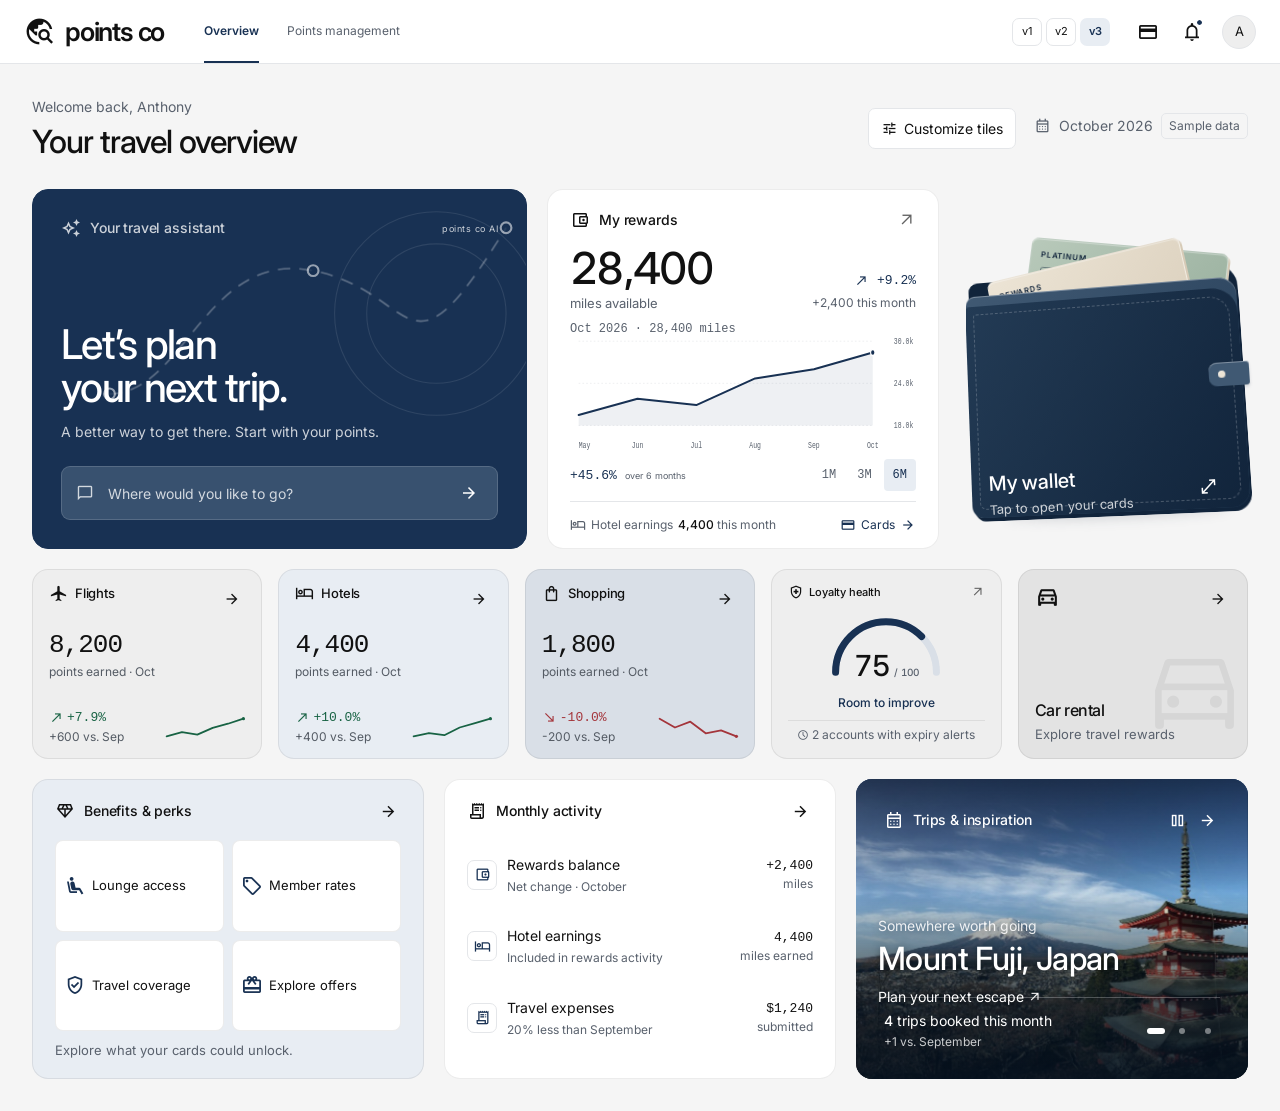
<file: index.html>
<!DOCTYPE html>
<html lang="en">
<head>
  <meta charset="UTF-8"><meta name="viewport" content="width=device-width, initial-scale=1">
  <meta name="theme-color" content="#183153">
  <meta name="description" content="Your points co travel dashboard. Monitor rewards performance, loyalty health, and travel activity in one place.">
  <title>points co — Dashboard v3</title>
  <link rel="preconnect" href="https://fonts.googleapis.com"><link rel="preconnect" href="https://fonts.gstatic.com" crossorigin>
  <link href="https://fonts.googleapis.com/css2?family=Inter:wght@400;500;600;700&family=Material+Symbols+Outlined:wght@400&display=swap" rel="stylesheet">
  <link rel="stylesheet" href="dashboard-v3.css"><script src="dashboard-sample-data.js" defer></script><script src="dashboard-v3.js" defer></script><script src="dashboard-v3-tiles.js" defer></script>
</head>
<body data-page="dashboard">
<a class="skip-link" href="#main">Skip to dashboard</a>
<header class="appbar">
  <a class="brand" href="index.html" aria-label="points co home"><span class="material-symbols-outlined" aria-hidden="true">travel_explore</span>points co</a>
  <nav class="primary-nav" aria-label="Main navigation"><a href="index.html" aria-current="page">Overview</a><a href="points-management.html">Points management</a></nav>
  <div class="appbar-actions"><nav class="version-nav" aria-label="Dashboard versions"><a href="v1dashboard/index.html" aria-label="View version 1">v1</a><a href="v2dashboard/index.html" aria-label="View archived version 2">v2</a><span aria-label="Current version 3">v3</span></nav><button class="icon-button" data-panel="cards" aria-label="Your cards"><span class="material-symbols-outlined" aria-hidden="true">credit_card</span></button><button class="icon-button" data-panel="alerts" aria-label="Notifications: two sample expiry alerts"><span class="material-symbols-outlined" aria-hidden="true">notifications</span><i class="notification-dot"></i></button><button class="avatar" data-panel="profile" aria-label="Anthony’s profile">A</button></div>
</header>
<main id="main" class="dashboard-main">
  <div class="page-heading"><div><p>Welcome back, Anthony</p><h1>Your travel overview</h1></div><div class="overview-actions"><button type="button" class="customize-tiles-button" id="customize-tiles" aria-pressed="false" aria-controls="tile-editor"><span class="material-symbols-outlined" aria-hidden="true">tune</span><span>Customize tiles</span></button><p class="reporting-period"><span class="material-symbols-outlined" aria-hidden="true">calendar_month</span> October 2026 <span class="sample-label">Sample data</span></p></div></div>
  <div class="board-frame"><div class="dashboard-board is-spacious" id="dashboard-board">
    <section class="panel assistant-panel" aria-labelledby="assistant-title">
      <div class="panel-heading"><span class="panel-label"><span class="material-symbols-outlined" aria-hidden="true">auto_awesome</span> Your travel assistant</span><span class="assistant-mark">points co AI</span></div>
      <svg class="assistant-route" viewBox="0 0 460 240" aria-hidden="true"><circle class="route-orbit" cx="340" cy="115" r="95"/><circle class="route-orbit" cx="340" cy="115" r="65"/><path class="route-line" d="M35 190 C105 190 125 55 225 75 S310 190 405 35" pathLength="1"/><circle class="route-stop" cx="35" cy="190" r="5"/><circle class="route-stop" cx="225" cy="75" r="5"/><circle class="route-stop" cx="405" cy="35" r="5"/></svg>
      <div class="assistant-copy"><h2 id="assistant-title">Let’s plan<br>your next trip.</h2><p>A better way to get there. Start with your points.</p></div>
      <form class="assistant-form" id="assistant-form"><label class="sr-only" for="travel-prompt">Ask about your travel</label><span class="material-symbols-outlined" aria-hidden="true">chat_bubble</span><input id="travel-prompt" name="prompt" placeholder="Where would you like to go?" autocomplete="off"><button type="submit" aria-label="Start a conversation"><span class="material-symbols-outlined" aria-hidden="true">arrow_forward</span></button></form>
    </section>

    <section class="panel rewards-panel" aria-labelledby="rewards-title">
      <a class="rewards-main" href="points-management.html" aria-label="Open points management and rewards performance">
        <div class="panel-heading"><h2 id="rewards-title" class="panel-label"><span class="material-symbols-outlined" aria-hidden="true">account_balance_wallet</span> My rewards</h2><span class="material-symbols-outlined small-arrow" aria-hidden="true">arrow_outward</span></div>
        <div class="rewards-quote"><strong>28,400<span>miles available</span></strong><div class="quote-change"><span class="material-symbols-outlined" aria-hidden="true">north_east</span> +9.2%<small>+2,400 this month</small></div></div>
        <div class="market-chart" data-chart="rewards" data-range="6" aria-label="Rewards balance chart"></div>
      </a>
      <div class="chart-toolbar"><p class="chart-return" data-chart-return>+45.6% <span>over 6 months</span></p><div class="range-controls" role="group" aria-label="Rewards chart time range"><button data-range="1" aria-pressed="false">1M</button><button data-range="3" aria-pressed="false">3M</button><button data-range="6" aria-pressed="true">6M</button></div></div>
      <div class="rewards-footer"><span><span class="material-symbols-outlined" aria-hidden="true">hotel</span> Hotel earnings <strong>4,400 <small>this month</small></strong></span><a href="points-management.html#cards" class="text-link"><span class="material-symbols-outlined" aria-hidden="true">credit_card</span> Cards <span class="material-symbols-outlined" aria-hidden="true">arrow_forward</span></a></div>
    </section>

      <button type="button" class="panel wallet-tile" data-panel="cards" aria-haspopup="dialog" aria-expanded="false" aria-label="Open your wallet and view your cards">
        <span class="wallet-heading">My wallet</span><span class="material-symbols-outlined category-arrow" aria-hidden="true">open_in_full</span>
        <span class="wallet-scene" aria-hidden="true"><span class="wallet-object">
          <span class="wallet-back"></span>
          <span class="wallet-card wallet-card-back"><span>platinum</span><i></i></span>
          <span class="wallet-card wallet-card-front"><span>rewards</span><i></i></span>
          <span class="wallet-body"></span><span class="wallet-pocket"></span><span class="wallet-clasp"></span>
        </span></span>
        <span class="wallet-caption">Tap to open your cards</span>
      </button>

    <nav class="category-row" aria-label="Travel and rewards categories">
      <a class="panel category-tile category-analytics category-flights" data-panel="flights" aria-haspopup="dialog" href="optivoy-chat.html">
        <div class="category-metric-heading"><span class="material-symbols-outlined category-icon" aria-hidden="true">flight</span><h2>Flights</h2></div>
        <span class="material-symbols-outlined category-arrow" aria-hidden="true">arrow_forward</span>
        <div class="category-points"><strong>8,200</strong><span>points earned · Oct</span></div>
        <div class="category-performance trend-up">
          <span class="category-change"><span><span class="material-symbols-outlined" aria-hidden="true">north_east</span><span class="sr-only">Up </span>+7.9%</span><small>+600 vs. Sep</small></span>
          <svg class="category-sparkline" viewBox="0 0 100 30" role="img" aria-label="Sample monthly points earned, May to October 2026: May 6,100, June 6,600, July 6,300, August 7,100, September 7,600, October 8,200."><polyline points="2.0,26.0 21.2,20.8 40.4,23.9 59.6,15.5 78.8,10.3 98.0,4.0"/><circle cx="98" cy="4.0" r="2"/></svg>
        </div>
      </a>
      <a class="panel category-tile category-analytics category-hotels" data-panel="hotels" aria-haspopup="dialog" href="optivoy-chat.html">
        <div class="category-metric-heading"><span class="material-symbols-outlined category-icon" aria-hidden="true">hotel</span><h2>Hotels</h2></div>
        <span class="material-symbols-outlined category-arrow" aria-hidden="true">arrow_forward</span>
        <div class="category-points"><strong>4,400</strong><span>points earned · Oct</span></div>
        <div class="category-performance trend-up">
          <span class="category-change"><span><span class="material-symbols-outlined" aria-hidden="true">north_east</span><span class="sr-only">Up </span>+10.0%</span><small>+400 vs. Sep</small></span>
          <svg class="category-sparkline" viewBox="0 0 100 30" role="img" aria-label="Sample monthly points earned, May to October 2026: May 2,800, June 3,100, July 2,900, August 3,600, September 4,000, October 4,400."><polyline points="2.0,26.0 21.2,21.9 40.4,24.6 59.6,15.0 78.8,9.5 98.0,4.0"/><circle cx="98" cy="4.0" r="2"/></svg>
        </div>
      </a>
      <a class="panel category-tile category-analytics category-shopping" data-panel="shopping" aria-haspopup="dialog" href="points-co-explore.html?category=Shopping">
        <div class="category-metric-heading"><span class="material-symbols-outlined category-icon" aria-hidden="true">shopping_bag</span><h2>Shopping</h2></div>
        <span class="material-symbols-outlined category-arrow" aria-hidden="true">arrow_forward</span>
        <div class="category-points"><strong>1,800</strong><span>points earned · Oct</span></div>
        <div class="category-performance trend-down">
          <span class="category-change"><span><span class="material-symbols-outlined" aria-hidden="true">south_east</span><span class="sr-only">Down </span>-10.0%</span><small>-200 vs. Sep</small></span>
          <svg class="category-sparkline" viewBox="0 0 100 30" role="img" aria-label="Sample monthly points earned, May to October 2026: May 2,400, June 2,100, July 2,300, August 1,900, September 2,000, October 1,800."><polyline points="2.0,4.0 21.2,15.0 40.4,7.7 59.6,22.3 78.8,18.7 98.0,26.0"/><circle cx="98" cy="26.0" r="2"/></svg>
        </div>
      </a>
    <button class="panel health-panel category-tile" data-panel="health" aria-label="Loyalty health score 75 out of 100. View calculation.">
      <span class="panel-heading"><span class="panel-label"><span class="material-symbols-outlined" aria-hidden="true">health_and_safety</span> Loyalty health</span><span class="material-symbols-outlined small-arrow" aria-hidden="true">arrow_outward</span></span>
      <span class="health-gauge"><svg viewBox="0 0 180 108" aria-hidden="true"><path class="gauge-track" d="M18 90 A72 72 0 0 1 162 90"/><path class="gauge-progress" d="M18 90 A72 72 0 0 1 162 90" pathLength="100"/></svg><span class="health-score">75<small>/ 100</small></span></span>
      <span class="health-caption">Room to improve</span><span class="health-detail"><span class="material-symbols-outlined" aria-hidden="true">schedule</span> 2 accounts with expiry alerts</span><span class="health-footnote">Based on sample account expiry status <span class="material-symbols-outlined" aria-hidden="true">info</span></span>
    </button>
      <a class="panel category-tile category-car" data-panel="car" aria-haspopup="dialog" href="points-co-explore.html?category=Travel"><span class="material-symbols-outlined category-icon" aria-hidden="true">directions_car</span><div><h2>Car rental</h2><p>Explore travel rewards</p></div><span class="material-symbols-outlined category-arrow" aria-hidden="true">arrow_forward</span><span class="material-symbols-outlined category-decoration" aria-hidden="true">directions_car</span></a>
    </nav>

    <section class="panel benefits-panel" aria-labelledby="benefits-title"><div class="panel-heading"><h2 class="panel-label" id="benefits-title"><span class="material-symbols-outlined" aria-hidden="true">diamond</span> Benefits & perks</h2><button class="icon-button compact" data-panel="benefits" aria-label="View benefits and perks"><span class="material-symbols-outlined" aria-hidden="true">arrow_forward</span></button></div><div class="benefits-grid"><button data-panel="lounge"><span class="material-symbols-outlined" aria-hidden="true">airline_seat_recline_extra</span>Lounge access</button><button data-panel="rates"><span class="material-symbols-outlined" aria-hidden="true">sell</span>Member rates</button><button data-panel="coverage"><span class="material-symbols-outlined" aria-hidden="true">verified_user</span>Travel coverage</button><a href="points-co-explore.html"><span class="material-symbols-outlined" aria-hidden="true">redeem</span>Explore offers</a></div><p class="benefits-note">Explore what your cards could unlock.</p></section>

    <section class="panel activity-panel" aria-labelledby="activity-title"><div class="panel-heading"><h2 class="panel-label" id="activity-title"><span class="material-symbols-outlined" aria-hidden="true">receipt_long</span> Monthly activity</h2><a href="points-management.html#activity" class="icon-button compact" aria-label="View rewards activity"><span class="material-symbols-outlined" aria-hidden="true">arrow_forward</span></a></div><div class="activity-list"><a href="points-management.html" data-panel="rewards" aria-haspopup="dialog"><span class="activity-icon"><span class="material-symbols-outlined" aria-hidden="true">account_balance_wallet</span></span><span>Rewards balance<small>Net change · October</small></span><strong>+2,400<small>miles</small></strong></a><a href="points-management.html#activity" data-panel="hotels" aria-haspopup="dialog"><span class="activity-icon"><span class="material-symbols-outlined" aria-hidden="true">hotel</span></span><span>Hotel earnings<small>Included in rewards activity</small></span><strong>4,400<small>miles earned</small></strong></a><button data-panel="expenses"><span class="activity-icon"><span class="material-symbols-outlined" aria-hidden="true">receipt_long</span></span><span>Travel expenses<small>20% less than September</small></span><strong>$1,240<small>submitted</small></strong></button></div></section>

    <section class="panel trips-panel" aria-labelledby="trips-title" aria-roledescription="carousel">
      <a class="destination-link" href="optivoy-chat.html" data-prompt="Help me plan a trip to Mount Fuji, Japan.">
        <img class="destination-photo is-active" src="assets/destinations/japan.jpg" alt="" data-destination-photo="0">
        <img class="destination-photo" src="assets/destinations/italy.jpg" alt="" data-destination-photo="1">
        <img class="destination-photo" src="assets/destinations/california.jpg" alt="" data-destination-photo="2">
        <span class="destination-copy"><small>Somewhere worth going</small><strong data-destination-name>Mount Fuji, Japan</strong><span>Plan your next escape <span class="material-symbols-outlined" aria-hidden="true">arrow_outward</span></span></span>
      </a>
      <div class="panel-heading">
        <h2 class="panel-label" id="trips-title"><span class="material-symbols-outlined" aria-hidden="true">calendar_month</span> Trips & inspiration</h2>
        <div class="trip-actions">
          <button class="icon-button compact" data-slideshow-toggle aria-label="Pause destination slideshow" aria-pressed="false"><span class="material-symbols-outlined" aria-hidden="true">pause</span></button>
          <button class="icon-button compact" data-panel="bookings" aria-label="View bookings"><span class="material-symbols-outlined" aria-hidden="true">arrow_forward</span></button>
        </div>
      </div>
      <div class="panel-footer">
        <span><strong>4</strong> trips booked this month <small>+1 vs. September</small></span>
        <div class="destination-controls" role="group" aria-label="Choose a destination">
          <button type="button" data-destination="0" aria-label="Show Mount Fuji, Japan" aria-pressed="true"></button>
          <button type="button" data-destination="1" aria-label="Show Italy" aria-pressed="false"></button>
          <button type="button" data-destination="2" aria-label="Show California" aria-pressed="false"></button>
        </div>
      </div>
    </section>
  </div></div>
</main>
<dialog id="details-dialog" aria-labelledby="dialog-title"><div class="dialog-heading"><h2 id="dialog-title"></h2><button class="icon-button" id="close-dialog" aria-label="Close details"><span class="material-symbols-outlined" aria-hidden="true">close</span></button></div><div id="dialog-content"></div><form method="dialog"><button class="solid-button">Done</button></form></dialog>
<p class="sr-only" id="status" role="status"></p>
</body></html>
</file>
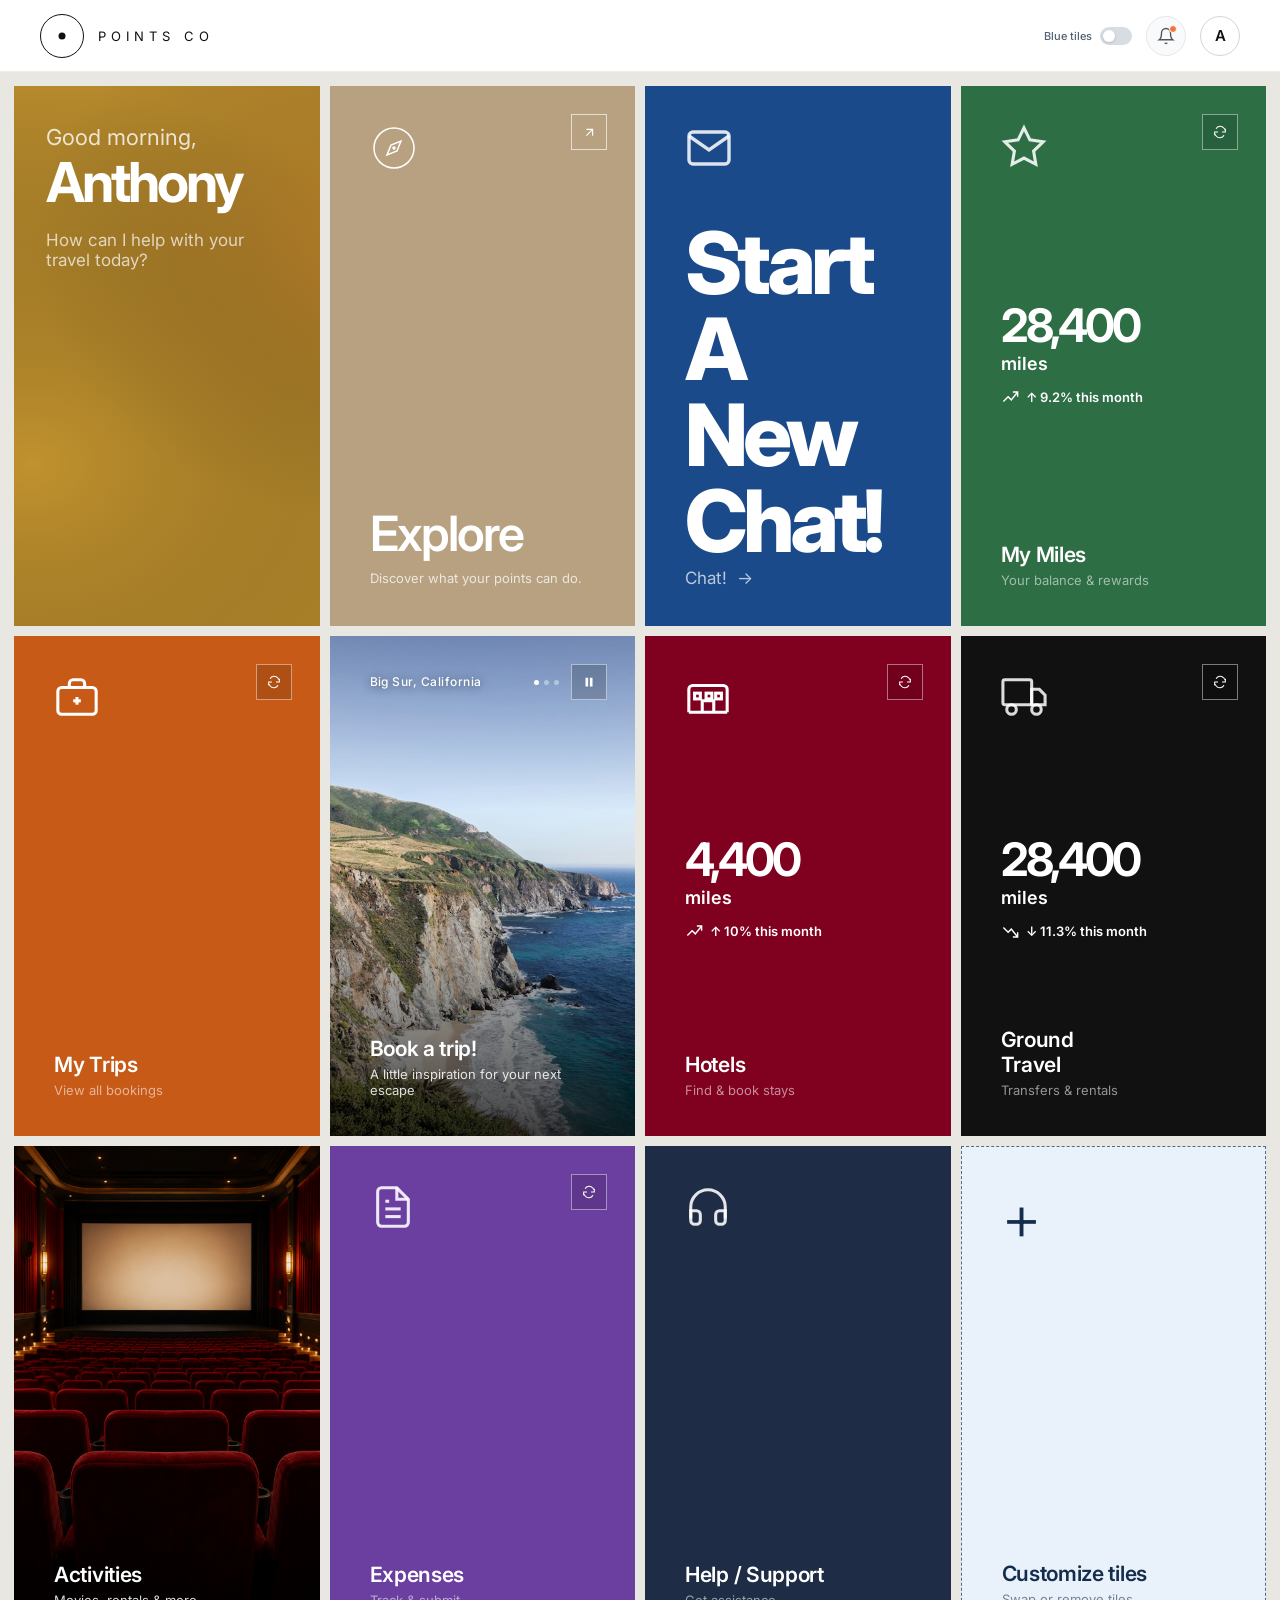
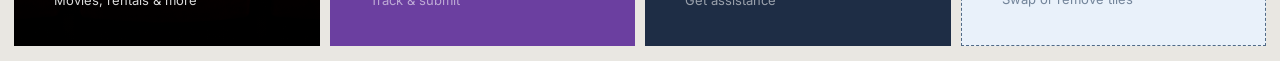
<file: v1dashboard/index.html>
<!--  users swap tiles out  -->
  <!-- Blue shades for all, try explore page and wallet page to match design -->
<!-- + - / for users to manipulate tiles - Flexible tiles -->
<!DOCTYPE html>
<html lang="en">
<head>
<meta charset="UTF-8"/>
<meta name="viewport" content="width=device-width, initial-scale=1"/>
<title>Points Co — Dashboard</title>
<link href="https://fonts.googleapis.com/css2?family=Inter:wght@300;400;500;600;700;800&display=swap" rel="stylesheet"/>
<style>
*,*::before,*::after{box-sizing:border-box;margin:0;padding:0}
html,body{
  width:100%;min-height:100%;
  font-family:'Inter',sans-serif;
  background:#E9E7E2;
  overflow-x:clip;
}
body{min-height:100vh}

/* ── NAV ── */
.nav{
  height:72px;background:#fff;
  border-bottom:1px solid rgba(0,0,0,0.07);
  display:flex;align-items:center;justify-content:space-between;
  padding:0 40px;
  position:relative;
}
.nav-logo{display:flex;align-items:center;gap:14px}
.nav-circle{
  width:44px;height:44px;border-radius:50%;
  border:1.5px solid #111;
  display:flex;align-items:center;justify-content:center;
}
.nav-wordmark{
  font-size:13px;font-weight:400;
  letter-spacing:5px;text-transform:uppercase;color:#111;
}
.nav-right{display:flex;align-items:center;gap:14px}
.palette-toggle{display:inline-flex;align-items:center;gap:8px;border:0;background:none;padding:8px 0;color:#526174;font:500 11px 'Inter',sans-serif;cursor:pointer;white-space:nowrap}
.palette-track{display:block;position:relative;width:32px;height:18px;border-radius:999px;background:#D8DDE3;transition:background .18s}
.palette-track::after{content:'';position:absolute;top:3px;left:3px;width:12px;height:12px;border-radius:50%;background:#fff;box-shadow:0 1px 3px rgba(0,0,0,.15);transition:transform .18s}
.palette-toggle[aria-checked="true"] .palette-track{background:#2866B0}
.palette-toggle[aria-checked="true"] .palette-track::after{transform:translateX(14px)}
.palette-toggle:focus-visible{outline:2px solid #2866B0;outline-offset:5px;border-radius:4px}
.bell-wrap{
  width:40px;height:40px;border-radius:50%;
  border:1px solid #E5E7EB;background:#F9FAFB;
  display:flex;align-items:center;justify-content:center;
  position:relative;cursor:pointer;
}
.bell-dot{
  position:absolute;top:8px;right:8px;
  width:8px;height:8px;border-radius:50%;
  background:#F47241;border:1.5px solid #fff;
}
.av-circle{
  width:40px;height:40px;border-radius:50%;
  border:1.5px solid #D1D5DB;background:#fff;
  display:flex;align-items:center;justify-content:center;
  font-size:15px;font-weight:600;color:#111;
  cursor:pointer;
}

/* ── DASHBOARD GRID ── */
.dashboard{
  min-height:calc(100vh - 72px);
  padding:14px;gap:10px;
  display:grid;
  grid-template-columns:repeat(4,minmax(0,1fr));
  grid-template-rows:clamp(540px,35vw,640px) repeat(2,minmax(500px,auto));
}

/* ── TILE BASE ── */
.tile{
  position:relative;min-width:0;overflow:hidden;cursor:pointer;
}
.tile-inner{
  position:relative;z-index:1;
  height:100%;
  display:flex;flex-direction:column;
  justify-content:space-between;
  padding:38px 40px;
}
.fill-svg{
  position:absolute;inset:0;
  width:100%;height:100%;display:block;
  object-fit:cover;
}
.tile-arrow-btn{
  position:absolute;top:28px;right:28px;z-index:2;
  width:36px;height:36px;border-radius:50%;
  display:flex;align-items:center;justify-content:center;
}
.tile-arrow-btn.on-dark{border:1.5px solid rgba(255,255,255,0.35)}
.tile-arrow-btn.on-light{border:1.5px solid rgba(0,0,0,0.18)}
.icon-wrap{display:flex;margin-bottom:4px}
.tile-name{font-size:21px;font-weight:600;letter-spacing:-0.3px;line-height:1.2}
.tile-sub{font-size:13px;margin-top:5px;opacity:0.55;font-weight:400}

/* ── HERO ── */
.tile-hero{
  background:#B5892C;
}
.hero-greeting{font-size:22px;font-weight:400;color:rgba(255,255,255,0.8);margin-bottom:6px}
.hero-name{font-size:clamp(38px,4.3vw,68px);font-weight:700;color:#fff;letter-spacing:-3px;line-height:0.95;margin-bottom:22px}
.hero-tagline{font-size:17px;color:rgba(255,255,255,0.7);margin-bottom:0}
.tile-hero{cursor:default}
.tile-hero .tile-inner{padding:38px 32px !important}
.tile-explore{background:#B8A181;color:#fff;text-decoration:none}
.tile-explore .tile-name{font-size:clamp(36px,3.8vw,60px);letter-spacing:-2px}
.tile-explore .tile-sub{opacity:.75;line-height:1.5;max-width:220px}
.tile-explore:focus-visible{outline:3px solid #111;outline-offset:3px}
.tile-explore:hover{background:#AA9272}
.tile-explore .icon-wrap svg{width:48px;height:48px}
.tile-explore .tile-arrow-btn{border-color:rgba(255,255,255,.65)}

/* ── MESSAGES ── */
.tile-messages{background:#1A4A8A;text-decoration:none;color:inherit}
.tile-messages:focus-visible{outline:3px solid #111;outline-offset:3px}
.msg-count{font-size:86px;font-weight:800;color:#fff;letter-spacing:-5px;line-height:1}
.msg-lbl{font-size:17px;font-weight:400;color:rgba(255,255,255,0.7);margin-top:4px}

/* ── ACTIVITIES ── */
.tile-activities{background:#211118;color:#fff;text-decoration:none;isolation:isolate}
.tile-activities::after{content:'';position:absolute;inset:0;background:linear-gradient(180deg,rgba(0,0,0,.08) 35%,rgba(0,0,0,.82));pointer-events:none}
.tile-activities .tile-inner{justify-content:flex-end}
.tile-activities .tile-sub{opacity:.85}
.tile-activities:focus-visible{outline:3px solid #fff;outline-offset:-5px}

/* ── HOTELS ── */
.tile-hotels{background:#800020}
/* ── GROUND TRAVEL ── */
.tile-ground{background:#111}
/* ── MY TRIPS ── */
.tile-mytrips{background:#C65A16}
/* ── BENEFITS ── */
.tile-benefits{background:#2D6E45}
/* ── EXPENSES ── */
.tile-expenses{background:#6B3FA0}
/* ── UPCOMING ── */
.tile-upcoming{background:#243C45;cursor:default;color:#fff;isolation:isolate}
.destination-slides,.destination-slide,.destination-slide img{position:absolute;inset:0;width:100%;height:100%}
.destination-slide{opacity:0;transition:opacity 1.4s ease;pointer-events:none}
.destination-slide.is-active{opacity:1}
.destination-slide img{object-fit:cover}
.destination-slide figcaption{position:absolute;left:40px;top:38px;font-size:12px;font-weight:500;letter-spacing:.04em;text-shadow:0 1px 8px rgba(0,0,0,.5);z-index:1}
.tile-upcoming::after{content:'';position:absolute;inset:0;background:linear-gradient(180deg,rgba(0,0,0,.25),transparent 35%,rgba(0,0,0,.15) 55%,rgba(0,0,0,.75));pointer-events:none}
.tile-upcoming .tile-inner{justify-content:flex-end;pointer-events:none;z-index:1}
.tile-upcoming .tile-sub{opacity:.85}
.destination-link{position:absolute;inset:0;z-index:1}
.destination-link:focus-visible{outline:3px solid #fff;outline-offset:-5px}
.destination-controls{position:absolute;top:28px;right:28px;z-index:2;display:flex;align-items:center;gap:12px}
.destination-dots{display:flex;gap:5px}
.destination-dot{width:5px;height:5px;border-radius:50%;background:rgba(255,255,255,.4)}
.destination-dot.is-active{background:#fff}
.destination-pause{width:36px;height:36px;border-radius:50%;border:1px solid rgba(255,255,255,.5);background:rgba(0,0,0,.18);color:#fff;display:grid;place-items:center;cursor:pointer}
.destination-pause:focus-visible{outline:3px solid #FFCE73;outline-offset:4px}
.destination-pause svg{width:14px;height:14px}
@media(max-width:640px){.destination-slide figcaption{left:28px;top:32px}}
@media(prefers-reduced-motion:reduce){.destination-slide{transition:none}}
/* ── HELP ── */
.tile-help{background:#1E2D45}

/* Blue palette overrides both faces of the existing flip tiles. */
body[data-palette="blue"] .tile-hero{background:#3874AA}
body[data-palette="blue"] .tile-hero>.fill-svg{visibility:hidden}
body[data-palette="blue"] .tile-messages{background:#204F8B}
body[data-palette="blue"] .tile-hotels{--blue-tile:var(--color-tile-deep)}
body[data-palette="blue"] .tile-ground{--blue-tile:#2053B8}
body[data-palette="blue"] .tile-mytrips{--blue-tile:var(--color-tile-mid)}
body[data-palette="blue"] .tile-benefits{--blue-tile:#4759DC}
body[data-palette="blue"] .tile-expenses{--blue-tile:var(--color-tile-bright)}
body[data-palette="blue"] .tile-upcoming{--blue-tile:#346D9E}
body[data-palette="blue"] .tile-help{background:#1D2E48}
body[data-palette="blue"] .tile{--back-color:#173C65!important;--front-ink:#fff!important}
body[data-palette="blue"] :is(.tile-hotels,.tile-ground,.tile-mytrips,.tile-benefits,.tile-expenses,.tile-upcoming) .tile-face{background:var(--blue-tile)!important}
body[data-palette="blue"] :is(.tile-hotels,.tile-mytrips) :is(.tile-name,.tile-sub){color:#fff!important}
body[data-palette="blue"] :is(.tile-hotels,.tile-mytrips) .icon-wrap svg{stroke:#fff}
body[data-palette="blue"] .flip-toggle.is-light{color:#fff;border-color:rgba(255,255,255,.45);background:rgba(0,0,0,.12)}
body[data-palette="blue"] .tile-sub{opacity:.85}

/* Flip boards: the stationary tile keeps the hover target stable. */
.tile.flip-tile{perspective:1600px;background:transparent;isolation:isolate}
.flip-board{position:absolute;inset:0;transform-style:preserve-3d;transition:transform .65s cubic-bezier(.22,.7,.2,1)}
.tile.is-flipped .flip-board{transform:rotateX(180deg)}
.tile-face{position:absolute;inset:0;overflow:hidden;backface-visibility:hidden;-webkit-backface-visibility:hidden}
.tile-front{transform:rotateX(0deg)}
.tile-back{transform:rotateX(180deg);background:var(--back-color,#1E2D45);color:#fff;padding:28px 32px;display:flex;flex-direction:column;justify-content:space-between;gap:8px}
.flip-toggle{position:absolute;top:28px;right:28px;z-index:5;width:36px;height:36px;border:1.5px solid rgba(255,255,255,.45);border-radius:50%;background:rgba(0,0,0,.12);color:#fff;display:grid;place-items:center;cursor:pointer;transition:background .2s}
.flip-toggle.is-light{border-color:rgba(0,0,0,.25);color:#111;background:rgba(255,255,255,.3)}
.is-flipped .flip-toggle{border-color:rgba(255,255,255,.45);color:#fff;background:rgba(0,0,0,.12)}
.flip-toggle:hover{background:rgba(128,128,128,.3)}
.flip-toggle:focus-visible{outline:3px solid #FFCE73;outline-offset:5px}
.flip-toggle svg{width:16px;height:16px}
.tile-metric{position:absolute;left:40px;top:40%;color:var(--front-ink,#fff)}
.tile-metric strong{display:block;font-size:clamp(42px,3.6vw,66px);font-weight:700;letter-spacing:-3px;line-height:1}
.tile-metric small{display:block;font-size:18px;font-weight:600;margin:5px 0 14px}
.trend{display:inline-flex;align-items:center;gap:6px;font-size:13px;font-weight:600;letter-spacing:0;line-height:1.4}
.trend svg{width:19px;height:19px;flex-shrink:0}
.tile-metric .trend{color:inherit}
.insight-kicker{font-size:11px;text-transform:uppercase;letter-spacing:.15em;opacity:.65;margin-bottom:10px}
.insight-title{font-size:22px;font-weight:600;letter-spacing:-.5px;padding-right:38px;line-height:1.15}
.insight-value{font-size:44px;font-weight:700;letter-spacing:-2px;line-height:1;margin:8px 0 12px}
.tile-hero .insight-value{font-size:76px}
.insight-unit{font-size:13px;opacity:.7;letter-spacing:0;margin-top:7px}
.tile-back .trend{padding:5px 9px;background:rgba(255,255,255,.1);border-radius:3px}
.trend-up{color:#BDEACB}.trend-down{color:#FFD0AF}
.trend-context{font-size:11px;opacity:.65;margin-top:7px}
.trend-chart{display:block;width:100%;height:36px;margin:8px 0 0;overflow:visible}
.chart-labels{display:flex;justify-content:space-between;font-size:10px;opacity:.6;margin-top:5px}
.insight-explanation{font-size:13px;line-height:1.45;max-width:540px}
.insight-footer{display:flex;justify-content:space-between;align-items:center;border-top:1px solid rgba(255,255,255,.2);padding-top:10px;font-size:10px;letter-spacing:.04em;opacity:.65}

/* Reflow the boards to the viewport while keeping room for flipped details. */
@media(max-width:1199px){
  .dashboard{grid-template-columns:repeat(2,minmax(0,1fr));grid-template-rows:none;grid-auto-rows:500px}
  .tile-hero{min-height:500px}
}
@media(max-width:640px){
  .nav{padding:0 20px}
  .dashboard{grid-template-columns:minmax(0,1fr);padding:10px;gap:10px}
  .tile-hero{grid-column:span 1}
  .tile-inner{padding:32px 28px}
  .tile-hero .tile-inner{padding:36px 28px !important}
  .hero-name{font-size:56px;letter-spacing:-2px}
  .hero-tagline{font-size:16px}
  .tile-metric{left:28px}
  .tile-back{padding:28px}
  .tile-hero .insight-value{font-size:56px}
}

@media(prefers-reduced-motion:reduce){.flip-board{transition:none}.flip-toggle{transition:none}.palette-track,.palette-track::after{transition:none}}

</style>
  <link rel="stylesheet" href="points-co-theme.css">
</head>
<body>

<!-- ══ NAV ══ -->
<nav class="nav">
  <div class="nav-logo">
    <div class="nav-circle">
      <svg width="16" height="16" viewBox="0 0 16 16" fill="none">
        <circle cx="8" cy="8" r="3.5" fill="#111"/>
      </svg>
    </div>
    <span class="nav-wordmark">Points Co</span>
  </div>
  <div class="nav-right">
    <button class="palette-toggle" id="palette-toggle" type="button" role="switch" aria-checked="false" aria-label="Blue tile colors">
      <span>Blue tiles</span><span class="palette-track" aria-hidden="true"></span>
    </button>
    <div class="bell-wrap">
      <svg width="18" height="18" fill="none" stroke="#555" stroke-width="1.8" viewBox="0 0 24 24">
        <path d="M18 8A6 6 0 0 0 6 8c0 7-3 9-3 9h18s-3-2-3-9"/>
        <path d="M13.73 21a2 2 0 0 1-3.46 0"/>
      </svg>
      <div class="bell-dot"></div>
    </div>
    <div class="av-circle">A</div>
  </div>
</nav>

<!-- ══ GRID ══ -->
<div class="dashboard">

  <!-- ━━━━ HERO ━━━━ -->
  <div class="tile tile-hero">
    <!-- Subtle grain texture overlay -->
    <svg class="fill-svg" viewBox="0 0 800 640" preserveAspectRatio="xMidYMid slice" xmlns="http://www.w3.org/2000/svg">
      <defs>
        <radialGradient id="hero-glow" cx="30%" cy="70%" r="70%">
          <stop offset="0%" stop-color="#D4A030" stop-opacity="0.4"/>
          <stop offset="100%" stop-color="transparent"/>
        </radialGradient>
        <radialGradient id="hero-glow2" cx="80%" cy="30%" r="50%">
          <stop offset="0%" stop-color="#C06020" stop-opacity="0.25"/>
          <stop offset="100%" stop-color="transparent"/>
        </radialGradient>
      </defs>
      <rect width="800" height="640" fill="url(#hero-glow)"/>
      <rect width="800" height="640" fill="url(#hero-glow2)"/>
    </svg>
    <div class="tile-inner" style="padding:48px 56px">
      <div>
        <div class="hero-greeting">Good morning,</div>
        <div class="hero-name">Anthony</div>
        <div class="hero-tagline" style="margin-top:18px">How can I help with your travel today?</div>
      </div>
    </div>
  </div>

  <!-- ━━━━ EXPLORE ━━━━ -->
  <a class="tile tile-explore" href="points-co-explore.html" aria-label="Explore ways to use your points">
    <span class="tile-arrow-btn on-dark" aria-hidden="true">
      <svg width="15" height="15" fill="none" stroke="currentColor" stroke-width="1.8" viewBox="0 0 24 24"><path d="M7 17 17 7M7 7h10v10"/></svg>
    </span>
    <div class="tile-inner">
      <div class="icon-wrap" aria-hidden="true">
        <svg viewBox="0 0 48 48" fill="none" stroke="currentColor" stroke-width="1.5"><circle cx="24" cy="24" r="20"/><path d="m31 17-4 10-10 4 4-10z"/><circle cx="24" cy="24" r="1" fill="currentColor"/></svg>
      </div>
      <div><div class="tile-name">Explore</div><div class="tile-sub">Discover what your points can do.</div></div>
    </div>
  </a>

  <!-- ━━━━ MESSAGES ━━━━ -->
  <a class="tile tile-messages" href="optivoy-chat.html" aria-label="Start a new chat with your travel loyalty points assistant">
    <div class="tile-inner">
      <div>
        <svg width="48" height="48" fill="none" stroke="rgba(255,255,255,0.85)" stroke-width="1.7" viewBox="0 0 24 24">
          <path d="M4 4h16c1.1 0 2 .9 2 2v12c0 1.1-.9 2-2 2H4c-1.1 0-2-.9-2-2V6c0-1.1.9-2 2-2z"/>
          <polyline points="22,6 12,13 2,6"/>
        </svg>
      </div>
      <div>
        <div class="msg-count">Start A New Chat!</div>
        <div class="msg-lbl">Chat! &nbsp;&rarr;</div>
      </div>
    </div>
  </a>

  <!-- ━━━━ BENEFITS ━━━━ -->
  <div class="tile tile-benefits">
    <div class="tile-arrow-btn on-dark">
      <svg width="15" height="15" fill="none" stroke="rgba(255,255,255,0.5)" stroke-width="2.2" viewBox="0 0 24 24"><line x1="7" y1="17" x2="17" y2="7"/><polyline points="7 7 17 7 17 17"/></svg>
    </div>
    <div class="tile-inner">
      <div class="icon-wrap">
        <svg width="46" height="46" fill="none" stroke="rgba(255,255,255,0.88)" stroke-width="1.6" viewBox="0 0 24 24">
          <polygon points="12 2 15.09 8.26 22 9.27 17 14.14 18.18 21.02 12 17.77 5.82 21.02 7 14.14 2 9.27 8.91 8.26 12 2"/>
        </svg>
      </div>
      <div>
        <div class="tile-name" style="color:#fff">My Miles</div>
        <div class="tile-sub" style="color:#fff">Your balance &amp; rewards</div>
      </div>
    </div>
  </div>

  <!-- ━━━━ MY TRIPS ━━━━ -->
  <div class="tile tile-mytrips">
    <div class="tile-arrow-btn on-dark">
      <svg width="14" height="14" fill="none" stroke="rgba(255,255,255,0.7)" stroke-width="2.2" viewBox="0 0 24 24"><line x1="7" y1="17" x2="17" y2="7"/><polyline points="7 7 17 7 17 17"/></svg>
    </div>
    <div class="tile-inner">
      <div class="icon-wrap">
        <svg width="46" height="46" fill="none" stroke="#fff" stroke-width="1.6" viewBox="0 0 24 24">
          <rect x="2" y="7" width="20" height="14" rx="2"/>
          <path d="M16 7V5a2 2 0 0 0-2-2h-4a2 2 0 0 0-2 2v2"/>
          <line x1="12" y1="12" x2="12" y2="16"/>
          <line x1="10" y1="14" x2="14" y2="14"/>
        </svg>
      </div>
      <div>
        <div class="tile-name" style="color:#fff">My Trips</div>
        <div class="tile-sub" style="color:#fff">View all bookings</div>
      </div>
    </div>
  </div>

  <!-- ━━━━ BOOK A TRIP ━━━━ -->
  <section class="tile tile-upcoming" aria-label="Book a trip! · destination inspiration" aria-roledescription="carousel">
    <a class="destination-link" href="optivoy-chat.html" aria-label="Book a trip — start a chat with Points Co"></a>
    <div class="destination-slides">
      <figure class="destination-slide is-active">
        <img src="assets/destinations/california.jpg" alt="Turquoise Pacific waves along the cliffs of Big Sur, California" decoding="async"/>
        <figcaption>Big Sur, California</figcaption>
      </figure>
      <figure class="destination-slide" aria-hidden="true">
        <img src="assets/destinations/japan.jpg" alt="Chureito Pagoda overlooking Mount Fuji in Japan" decoding="async"/>
        <figcaption>Mount Fuji, Japan</figcaption>
      </figure>
      <figure class="destination-slide" aria-hidden="true">
        <img src="assets/destinations/italy.jpg" alt="Colorful cliffside buildings and boats off Positano, Italy" decoding="async"/>
        <figcaption>Positano, Italy</figcaption>
      </figure>
    </div>
    <div class="destination-controls">
      <div class="destination-dots" aria-hidden="true"><span class="destination-dot is-active"></span><span class="destination-dot"></span><span class="destination-dot"></span></div>
      <button class="destination-pause" type="button" aria-label="Pause destination slideshow"></button>
    </div>
    <div class="tile-inner">
      <div>
        <div class="tile-name">Book a trip!</div>
        <div class="tile-sub">A little inspiration for your next escape</div>
      </div>
    </div>
  </section>

  <!-- ━━━━ HOTELS ━━━━ -->
  <div class="tile tile-hotels">
    <div class="tile-arrow-btn on-dark">
      <svg width="14" height="14" fill="none" stroke="rgba(255,255,255,0.7)" stroke-width="2.2" viewBox="0 0 24 24"><line x1="7" y1="17" x2="17" y2="7"/><polyline points="7 7 17 7 17 17"/></svg>
    </div>
    <div class="tile-inner">
      <div class="icon-wrap">
        <svg width="46" height="46" fill="none" stroke="#fff" stroke-width="1.6" viewBox="0 0 24 24">
          <path d="M2 20V8a2 2 0 0 1 2-2h16a2 2 0 0 1 2 2v12"/>
          <path d="M2 20h20"/>
          <path d="M9 20V14h6v6"/>
          <rect x="5" y="10" width="3" height="3"/>
          <rect x="11" y="10" width="3" height="3"/>
          <rect x="16" y="10" width="3" height="3"/>
        </svg>
      </div>
      <div>
        <div class="tile-name" style="color:#fff">Hotels</div>
        <div class="tile-sub" style="color:#fff">Find &amp; book stays</div>
      </div>
    </div>
  </div>

  <!-- ━━━━ GROUND TRAVEL ━━━━ -->
  <div class="tile tile-ground">
    <div class="tile-arrow-btn on-dark">
      <svg width="15" height="15" fill="none" stroke="rgba(255,255,255,0.5)" stroke-width="2.2" viewBox="0 0 24 24"><line x1="7" y1="17" x2="17" y2="7"/><polyline points="7 7 17 7 17 17"/></svg>
    </div>
    <div class="tile-inner">
      <div class="icon-wrap">
        <svg width="46" height="46" fill="none" stroke="rgba(255,255,255,0.85)" stroke-width="1.6" viewBox="0 0 24 24">
          <rect x="1" y="3" width="15" height="13" rx="1"/>
          <polygon points="16 8 20 8 23 11 23 16 16 16 16 8"/>
          <circle cx="5.5" cy="18.5" r="2.5"/>
          <circle cx="18.5" cy="18.5" r="2.5"/>
        </svg>
      </div>
      <div>
        <div class="tile-name" style="color:#fff">Ground<br>Travel</div>
        <div class="tile-sub" style="color:#fff">Transfers &amp; rentals</div>
      </div>
    </div>
  </div>

  <!-- ━━━━ ACTIVITIES ━━━━ -->
  <a class="tile tile-activities" href="points-co-explore.html" aria-label="Activities — explore ways to use your points">
    <img class="fill-svg" src="assets/movie-theater.png" alt="" decoding="async"/>
    <div class="tile-inner">
      <div>
        <div class="tile-name">Activities</div>
        <div class="tile-sub">Movies, rentals &amp; more</div>
      </div>
    </div>
  </a>

  <!-- ━━━━ EXPENSES ━━━━ -->
  <div class="tile tile-expenses">
    <div class="tile-arrow-btn on-dark">
      <svg width="15" height="15" fill="none" stroke="rgba(255,255,255,0.4)" stroke-width="2.2" viewBox="0 0 24 24"><line x1="7" y1="17" x2="17" y2="7"/><polyline points="7 7 17 7 17 17"/></svg>
    </div>
    <div class="tile-inner">
      <div class="icon-wrap">
        <svg width="46" height="46" fill="none" stroke="rgba(255,255,255,0.88)" stroke-width="1.6" viewBox="0 0 24 24">
          <path d="M14 2H6a2 2 0 0 0-2 2v16a2 2 0 0 0 2 2h12a2 2 0 0 0 2-2V8z"/>
          <polyline points="14 2 14 8 20 8"/>
          <line x1="8" y1="13" x2="16" y2="13"/>
          <line x1="8" y1="17" x2="16" y2="17"/>
          <line x1="8" y1="9" x2="10" y2="9"/>
        </svg>
      </div>
      <div>
        <div class="tile-name" style="color:#fff">Expenses</div>
        <div class="tile-sub" style="color:#fff">Track &amp; submit</div>
      </div>
    </div>
  </div>

  <!-- ━━━━ HELP / SUPPORT ━━━━ -->
  <div class="tile tile-help">
    <div class="tile-inner">
      <div class="icon-wrap">
        <svg width="46" height="46" fill="none" stroke="rgba(255,255,255,0.88)" stroke-width="1.6" viewBox="0 0 24 24">
          <path d="M3 18v-6a9 9 0 0 1 18 0v6"/>
          <path d="M21 19a2 2 0 0 1-2 2h-1a2 2 0 0 1-2-2v-3a2 2 0 0 1 2-2h3z"/>
          <path d="M3 19a2 2 0 0 0 2 2h1a2 2 0 0 0 2-2v-3a2 2 0 0 0-2-2H3z"/>
        </svg>
      </div>
      <div>
        <div class="tile-name" style="color:#fff">Help / Support</div>
        <div class="tile-sub" style="color:#fff">Get assistance</div>
      </div>
    </div>
  </div>

</div>

<script>
// Concept data only; replace these series with account data when integrated.
const insights = {
  'tile-hotels':{title:'Hotel rewards',value:'4,400',unit:'miles earned this month',values:[2800,3100,2900,3600,4000,4400],explanation:'Hotel rewards increased by 400 miles from last month. One additional qualifying stay contributed to the increase.',color:'#5A1730',front:true},
  'tile-ground':{title:'Ground travel',value:'28,400',unit:'miles earned this month',values:[35000,32600,33900,31400,32000,28400],explanation:'Ground travel rewards fell by 3,600 miles from last month. Fewer rental days meant fewer miles earned.',color:'#292929',front:true},
  'tile-mytrips':{title:'Your bookings',value:'4',unit:'trips booked this month',values:[1,2,2,3,3,4],explanation:'You booked 1 more trip than last month. This total includes confirmed flight and hotel bookings.',color:'#974013'},
  'tile-benefits':{title:'My miles & rewards',value:'28,400',unit:'miles available',values:[19500,21800,20900,24700,26000,28400],explanation:'Your available rewards grew by 2,400 miles from last month. Miles earned exceeded miles redeemed during this period.',color:'#214E35',front:true},
  'tile-expenses':{title:'Travel expenses',value:'$1,240',unit:'submitted this month',values:[1980,1820,2050,1690,1550,1240],explanation:'Submitted travel expenses decreased by $310 from last month. Lower accommodation costs drove the reduction.',color:'#4C2778'}
};
const trendIcon = up => `<svg viewBox="0 0 24 24" fill="none" stroke="currentColor" stroke-width="1.8" aria-hidden="true"><path d="${up ? 'M3 17l6-6 4 4 8-10M15 5h6v6' : 'M3 7l6 6 4-4 8 10M15 19h6v-6'}"/></svg>`;
document.querySelectorAll('.dashboard > .tile').forEach((tile, index) => {
  const data = insights[[...tile.classList].find(name => insights[name])];
  if (!data) return;
  const previous = data.values.at(-2), current = data.values.at(-1);
  const up = current >= previous;
  const change = Math.abs((current - previous) / previous * 100).toFixed(1).replace(/\.0$/, '');
  const trendText = `${up ? '↑' : '↓'} ${change}%`;
  const accessibleTrend = `${up ? 'Up' : 'Down'} ${change}% compared with last month`;
  const trend = `<span class="trend ${up ? 'trend-up' : 'trend-down'}" aria-label="${accessibleTrend}">${trendIcon(up)}<span>${change}% ${up ? 'increase' : 'decrease'}</span></span>`;
  const background = getComputedStyle(tile).backgroundColor;
  tile.classList.add('flip-tile');
  tile.style.setProperty('--back-color',data.color);
  tile.style.setProperty('--front-ink',data.light ? '#141B29' : '#fff');
  tile.setAttribute('role','group');
  tile.setAttribute('aria-label',data.title);
  const board = document.createElement('div');
  board.className = 'flip-board';
  const front = document.createElement('div');
  front.className = 'tile-face tile-front';
  front.style.background = background;
  while(tile.firstChild) front.append(tile.firstChild);
  // The original corner arrows become a real, keyboard-accessible flip control.
  front.querySelectorAll('.tile-arrow-btn').forEach(arrow => arrow.remove());
  if (data.front) {
    const metric=document.createElement('div');
    metric.className='tile-metric';
    metric.innerHTML=`<strong>${data.value}</strong><small>miles</small><span class="trend" aria-label="${accessibleTrend}">${trendIcon(up)}${trendText} this month</span>`;
    front.append(metric);
  }
  const low=Math.min(...data.values), high=Math.max(...data.values);
  const points=data.values.map((value,i)=>`${i*60},${56-(value-low)/(high-low || 1)*48}`).join(' ');
  const back=document.createElement('div');
  back.className='tile-face tile-back';
  back.id=`tile-insight-${index}`;
  back.innerHTML=`<div><div class="insight-kicker">Monthly insight</div><h2 class="insight-title">${data.title}</h2></div>
    <div><div class="insight-value">${data.value}<div class="insight-unit">${data.unit}</div></div>${trend}<div class="trend-context">Compared with last month</div>
    <svg class="trend-chart" viewBox="0 0 300 64" preserveAspectRatio="none" role="img" aria-label="Six monthly values, May through October: ${data.values.join(', ')}"><path d="M0 63H300" stroke="currentColor" opacity=".15"/><polyline points="${points}" fill="none" stroke="${up ? '#BDEACB' : '#FFD0AF'}" stroke-width="2.5" stroke-linecap="round" stroke-linejoin="round" vector-effect="non-scaling-stroke"/></svg><div class="chart-labels"><span>May</span><span>Oct</span></div></div>
    <p class="insight-explanation">${data.explanation}</p><div class="insight-footer"><span>Sample data · Oct 2026</span><span>↻ Flip to return</span></div>`;
  board.append(front,back);
  const toggle=document.createElement('button');
  toggle.type='button';
  toggle.className=`flip-toggle${data.light ? ' is-light' : ''}`;
  toggle.setAttribute('aria-controls',back.id);
  toggle.innerHTML='<svg viewBox="0 0 24 24" fill="none" stroke="currentColor" stroke-width="1.6" aria-hidden="true"><path d="M20 7v5h-5M4 17v-5h5"/><path d="M6.1 7a7 7 0 0 1 11.6-1L20 9M4 15l2.3 3A7 7 0 0 0 18 17"/></svg>';
  tile.append(board,toggle);
  let hovered=false, pinned=false;
  function render(){
    const flipped=hovered || pinned;
    tile.classList.toggle('is-flipped',flipped);
    toggle.setAttribute('aria-expanded',String(flipped));
    toggle.setAttribute('aria-label',`${flipped ? 'Hide' : 'Show'} ${data.title.toLowerCase()} insights`);
    front.inert=flipped;
    back.inert=!flipped;
    front.setAttribute('aria-hidden',String(flipped));
    back.setAttribute('aria-hidden',String(!flipped));
  }
  tile.addEventListener('pointerenter',event=>{
    if(event.pointerType==='mouse' && matchMedia('(hover:hover)').matches && !front.contains(document.activeElement)){hovered=true;render();}
  });
  tile.addEventListener('pointerleave',()=>{hovered=false;render();});
  tile.addEventListener('click',event=>{
    if(event.target.closest('a,button') && !toggle.contains(event.target)) return;
    pinned=!pinned;
    hovered=false;
    render();
  });
  tile.addEventListener('keydown',event=>{
    if(event.key==='Escape'){hovered=false;pinned=false;render();toggle.focus();event.stopPropagation();}
  });
  tile.addEventListener('focusout',event=>{
    if(!tile.contains(event.relatedTarget)){pinned=false;render();}
  });
  render();
});

// Destination inspiration uses local copies of web-sourced photos; no hover behavior.
const destinationTile = document.querySelector('.tile-upcoming');
const destinationSlides = [...destinationTile.querySelectorAll('.destination-slide')];
const destinationDots = [...destinationTile.querySelectorAll('.destination-dot')];
const destinationPause = destinationTile.querySelector('.destination-pause');
const destinationMotion = matchMedia('(prefers-reduced-motion: reduce)');
let destinationIndex = 0;
let destinationPaused = destinationMotion.matches;
let destinationTimer;
function renderDestinationPlayback() {
  clearInterval(destinationTimer);
  destinationPause.setAttribute('aria-label', `${destinationPaused ? 'Play' : 'Pause'} destination slideshow`);
  destinationPause.innerHTML = destinationPaused
    ? '<svg viewBox="0 0 16 16" fill="currentColor" aria-hidden="true"><path d="M5 3l8 5-8 5z"/></svg>'
    : '<svg viewBox="0 0 16 16" fill="currentColor" aria-hidden="true"><path d="M4 3h3v10H4zm5 0h3v10H9z"/></svg>';
  if (destinationPaused || document.hidden) return;
  destinationTimer = setInterval(() => {
    const next = (destinationIndex + 1) % destinationSlides.length;
    const image = destinationSlides[next].querySelector('img');
    if (!image.complete || !image.naturalWidth) return;
    destinationIndex = next;
    destinationSlides.forEach((slide, index) => {
      slide.classList.toggle('is-active', index === destinationIndex);
      slide.setAttribute('aria-hidden', String(index !== destinationIndex));
      destinationDots[index].classList.toggle('is-active', index === destinationIndex);
    });
  }, 5500);
}
destinationPause.addEventListener('click', () => {
  destinationPaused = !destinationPaused;
  renderDestinationPlayback();
});
destinationMotion.addEventListener('change', event => {
  destinationPaused = event.matches;
  renderDestinationPlayback();
});
document.addEventListener('visibilitychange', renderDestinationPlayback);
renderDestinationPlayback();

const paletteToggle = document.querySelector('#palette-toggle');
function applyPalette(blue) {
  document.body.dataset.palette = blue ? 'blue' : 'original';
  paletteToggle?.setAttribute('aria-checked', String(blue));
}
try { applyPalette(localStorage.getItem('optivoy-blue-tiles') === 'true'); }
catch { applyPalette(false); }
paletteToggle?.addEventListener('click', () => {
  const blue = paletteToggle.getAttribute('aria-checked') !== 'true';
  applyPalette(blue);
  try { localStorage.setItem('optivoy-blue-tiles', String(blue)); } catch {}
});
</script>

<script src="dashboard-tiles.js"></script>
</body>
</html>
</file>
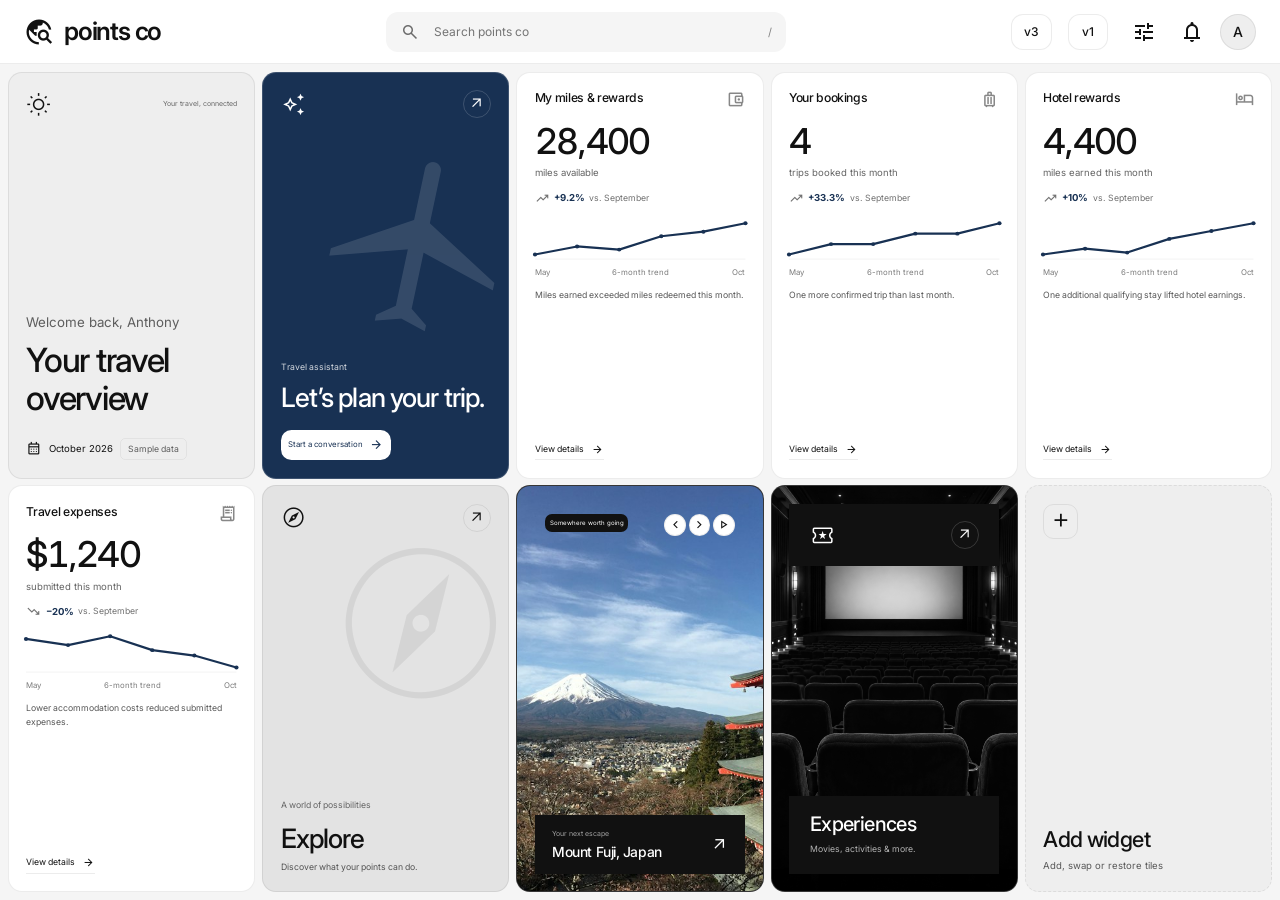
<file: v2dashboard/index.html>
<!DOCTYPE html>
<html lang="en">
<head>
  <base href="../">
  <meta charset="UTF-8">
  <meta name="viewport" content="width=device-width, initial-scale=1">
  <meta name="theme-color" content="#F5F5F5">
  <meta name="description" content="Your points co dashboard. Track rewards, booking activity, hotel earnings, and travel spending.">
  <title>points co — Dashboard v2 (archive)</title>
  <link rel="preconnect" href="https://fonts.googleapis.com">
  <link rel="preconnect" href="https://fonts.gstatic.com" crossorigin>
  <link href="https://fonts.googleapis.com/css2?family=Inter:wght@400;500;600;700&family=Material+Symbols+Outlined:wght@400&display=swap" rel="stylesheet">
  <link rel="stylesheet" href="v2dashboard/dashboard-v2.css">
  <script src="v2dashboard/dashboard-tiles.js" defer></script>
  <script src="v2dashboard/dashboard-v2.js" defer></script>
</head>
<body>
<a class="skip-link" href="#main">Skip to tiles</a>
<header class="appbar">
  <a class="brand" href="index.html" aria-label="points co home"><span class="material-symbols-outlined" aria-hidden="true">travel_explore</span><span>points co</span></a>
  <form class="search" id="search-form" role="search">
    <button type="button" class="icon-button mobile-search-button" id="mobile-search-button" aria-label="Search points co"><span class="material-symbols-outlined" aria-hidden="true">search</span></button>
    <label class="sr-only" for="dashboard-search">Search points co</label>
    <span class="search-icon"><span class="material-symbols-outlined" aria-hidden="true">search</span></span><input id="dashboard-search" type="search" placeholder="Search points co" autocomplete="off"><kbd>/</kbd>
  </form>
  <div class="appbar-actions">
    <a class="version-link" href="index.html" aria-label="Open current v3 dashboard">v3</a>
    <a class="version-link" href="v1dashboard/index.html" aria-label="Open v1 dashboard">v1</a>
    <button class="icon-button" id="customize-button" aria-label="Customize tiles"><span class="material-symbols-outlined" aria-hidden="true">tune</span></button>
    <button class="icon-button" id="notification-button" aria-label="Notifications"><span class="material-symbols-outlined" aria-hidden="true">notifications</span></button>
    <button class="avatar" id="profile-button" aria-label="Anthony’s profile">A</button>
  </div>
</header>
<main id="main" aria-label="points co dashboard">
<div class="dashboard" data-storage-key="optivoy-material-tiles">
<section class="tile tile-hero">
<div class="tile-top"><span class="material-symbols-outlined" aria-hidden="true">wb_sunny</span><span class="tile-label">Your travel, connected</span></div>
<div class="tile-content welcome-overview"><p class="greeting">Welcome back, Anthony</p><h1>Your travel overview</h1><p class="reporting-period"><span class="material-symbols-outlined" aria-hidden="true">calendar_month</span> October 2026 <span class="sample-label">Sample data</span></p></div>
</section>

<a class="tile tile-messages" href="optivoy-chat.html">
<span class="material-symbols-outlined tile-background-icon" aria-hidden="true">flight</span>
<div class="tile-top"><span class="material-symbols-outlined" aria-hidden="true">auto_awesome</span><span class="tile-arrow" aria-hidden="true"><span class="material-symbols-outlined" aria-hidden="true">arrow_outward</span></span></div>
<div class="tile-content"><p class="tile-eyebrow">Travel assistant</p><h2 class="tile-name">Let’s plan your trip.</h2><span class="primary-action">Start a conversation <span class="material-symbols-outlined" aria-hidden="true">arrow_forward</span></span></div>
</a>

<section class="tile tile-benefits">
<div class="tile-top"><span class="material-symbols-outlined" aria-hidden="true">account_balance_wallet</span></div>
<div class="wallet-cards" role="img" aria-label="Two sample rewards credit cards">
  <div class="wallet-card wallet-card-secondary"><span class="wallet-card-brand">points co rewards</span><span class="wallet-card-number">•••• 2048</span></div>
  <div class="wallet-card wallet-card-primary"><span class="wallet-card-brand">points co platinum</span><span class="wallet-card-chip"></span><span class="wallet-card-number">•••• 4821</span><span class="wallet-card-network"><i></i><i></i></span></div>
</div>
<div class="tile-metric"><strong>28,400</strong><span>miles available</span><small><span class="material-symbols-outlined" aria-hidden="true">trending_up</span> +2,400 this month</small></div>
<div class="tile-content"><h2 class="tile-name">Rewards wallet</h2><p class="tile-sub">Miles, loyalty & rewards</p></div>
</section>

<section class="tile tile-mytrips">
<div class="tile-top"><span class="material-symbols-outlined" aria-hidden="true">luggage</span></div>
<div class="tile-metric"><strong>4</strong><span>trips booked this month</span><small><span class="material-symbols-outlined" aria-hidden="true">trending_up</span> One more than last month</small></div>
<div class="tile-content"><button class="tile-inline-link" data-details="bookings">View bookings <span class="material-symbols-outlined" aria-hidden="true">arrow_forward</span></button><h2 class="tile-name">My trips</h2><p class="tile-sub">Bookings & upcoming travel</p></div>
</section>

<section class="tile tile-hotels">
<span class="material-symbols-outlined tile-background-icon" aria-hidden="true">hotel</span>
<div class="tile-top"><span class="material-symbols-outlined" aria-hidden="true">hotel</span></div>
<div class="tile-metric"><strong>4,400</strong><span>miles earned this month</span><small><span class="material-symbols-outlined" aria-hidden="true">trending_up</span> +400 this month</small></div>
<div class="tile-content"><a class="tile-inline-link" href="optivoy-chat.html" data-chat-prompt="Help me find and book a hotel stay.">Find a stay <span class="material-symbols-outlined" aria-hidden="true">arrow_forward</span></a><h2 class="tile-name">Hotels</h2><p class="tile-sub">Find & book stays</p></div>
</section>

<section class="tile tile-expenses">
<div class="tile-top"><span class="material-symbols-outlined" aria-hidden="true">receipt_long</span></div>
<div class="tile-metric"><strong>$1,240</strong><span>submitted this month</span><small><span class="material-symbols-outlined" aria-hidden="true">trending_down</span> $310 less than last month</small></div>
<div class="tile-content"><h2 class="tile-name">Expenses</h2><p class="tile-sub">Travel spending overview</p></div>
</section>



<a class="tile tile-explore" href="points-co-explore.html">
<span class="material-symbols-outlined tile-background-icon" aria-hidden="true">explore</span>
<div class="tile-top"><span class="material-symbols-outlined" aria-hidden="true">explore</span><span class="tile-arrow" aria-hidden="true"><span class="material-symbols-outlined" aria-hidden="true">arrow_outward</span></span></div>
<div class="tile-content"><span class="tile-eyebrow">A world of possibilities</span><h2 class="tile-name">Explore</h2><p class="tile-sub">Discover what your points can do.</p></div>
</a>

<section class="tile tile-upcoming" aria-label="Destination inspiration" aria-roledescription="carousel">
<img id="destination-image" class="tile-photo" src="assets/destinations/japan.jpg" alt="Chureito Pagoda overlooking Mount Fuji in Japan">
<div class="tile-top photo-top"><span class="photo-label"><span class="material-symbols-outlined" aria-hidden="true">public</span> Somewhere worth going</span><div class="photo-controls"><button class="photo-button" id="destination-prev" aria-label="Previous destination"><span class="material-symbols-outlined" aria-hidden="true">chevron_left</span></button><button class="photo-button" id="destination-next" aria-label="Next destination"><span class="material-symbols-outlined" aria-hidden="true">chevron_right</span></button><button class="photo-button" id="destination-pause" aria-label="Play destination slideshow"><span class="material-symbols-outlined" aria-hidden="true">play_arrow</span></button></div></div>
<a class="tile-content photo-caption" href="optivoy-chat.html" aria-label="Plan a trip to the featured destination"><div><p class="tile-eyebrow">Your next escape</p><h2 id="destination-title" class="tile-name">Mount Fuji, Japan</h2></div><span class="material-symbols-outlined" aria-hidden="true">arrow_outward</span></a>
</section>

<a class="tile tile-activities" href="points-co-explore.html">
<img class="tile-photo" src="assets/movie-theater.png" alt="" loading="lazy">
<div class="tile-top"><span class="material-symbols-outlined" aria-hidden="true">local_activity</span><span class="tile-arrow" aria-hidden="true"><span class="material-symbols-outlined" aria-hidden="true">arrow_outward</span></span></div>
<div class="tile-content"><h2 class="tile-name">Experiences</h2><p class="tile-sub">Movies, activities & more.</p></div>
</a>

</div>
</main>
<dialog id="details-dialog" aria-labelledby="dialog-title">
  <div class="dialog-heading"><h2 id="dialog-title"></h2><button class="icon-button" id="close-dialog" aria-label="Close details"><span class="material-symbols-outlined" aria-hidden="true">close</span></button></div>
  <div id="dialog-content"></div>
  <form method="dialog"><button class="secondary-button">Done</button></form>
</dialog>
<p class="sr-only" id="status" role="status"></p>
</body>
</html>
</file>
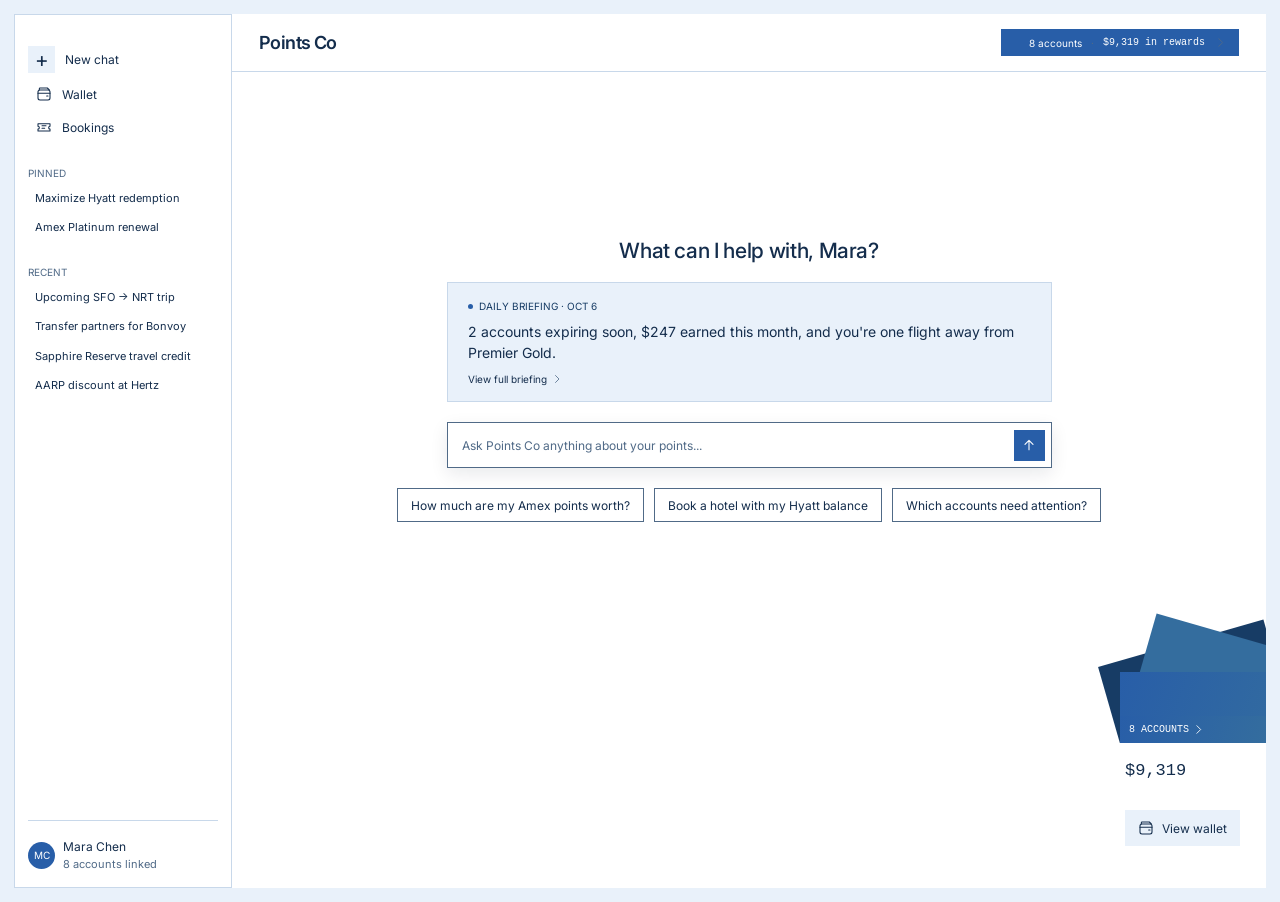
<file: optivoy-chat.html>
<!DOCTYPE html>
<html lang="en">
<head>
  <meta charset="UTF-8">
  <meta name="viewport" content="width=device-width, initial-scale=1">
  <meta name="description" content="Your travel loyalty points assistant. Explore rewards, plan redemptions, and keep your accounts in view.">
  <title>Points Co — Travel rewards assistant</title>
  <link href="https://fonts.googleapis.com/css2?family=Inter:wght@400;500;600&display=swap" rel="stylesheet">
  <link rel="stylesheet" href="optivoy-chat.css">
  <script src="optivoy-chat.js" defer></script>
  <link rel="stylesheet" href="points-co-theme.css">
</head>
<body>
  <svg class="icon-definitions" xmlns="http://www.w3.org/2000/svg" aria-hidden="true">
    <symbol id="wallet-icon" viewBox="0 0 24 24"><rect x="3" y="6" width="18" height="15" rx="3"/><path d="M5 6V4a1 1 0 0 1 1-1h11l3 3M3 11h18M16 15h2"/></symbol>
    <symbol id="ticket-icon" viewBox="0 0 24 24"><path d="M3 7h18v4a2 2 0 0 0 0 4v3H3v-3a2 2 0 0 0 0-4Z"/><path d="M9 10h6M9 14h4"/></symbol>
    <symbol id="chevron-icon" viewBox="0 0 24 24"><path d="m9 5 7 7-7 7"/></symbol>
    <symbol id="arrow-icon" viewBox="0 0 24 24"><path d="M12 19V5m-6 6 6-6 6 6"/></symbol>
  </svg>
  <div class="app-shell">
    <aside class="sidebar" id="sidebar" aria-label="Chat navigation">
      <nav class="primary-nav" aria-label="Main">
        <button class="nav-item" id="new-chat"><span class="plus-icon" aria-hidden="true">+</span>New chat</button>
        <button class="nav-item" data-panel="wallet"><svg class="icon"><use href="#wallet-icon"/></svg>Wallet</button>
        <button class="nav-item" data-panel="bookings"><svg class="icon"><use href="#ticket-icon"/></svg>Bookings</button>
      </nav>
      <nav class="history" aria-label="Conversations">
        <h2>Pinned</h2>
        <button data-prompt="Maximize Hyatt redemption">Maximize Hyatt redemption</button>
        <button data-prompt="Amex Platinum renewal">Amex Platinum renewal</button>
        <h2>Recent</h2>
        <div id="recent-chats">
          <button data-prompt="Upcoming SFO → NRT trip">Upcoming SFO → NRT trip</button>
          <button data-prompt="Transfer partners for Bonvoy">Transfer partners for Bonvoy</button>
          <button data-prompt="Sapphire Reserve travel credit">Sapphire Reserve travel credit</button>
          <button data-prompt="AARP discount at Hertz">AARP discount at Hertz</button>
        </div>
      </nav>
      <div class="profile"><span class="avatar">MC</span><div>Mara Chen<small>8 accounts linked</small></div></div>
    </aside>
    <div class="workspace">
      <header class="topbar">
        <button class="menu-toggle" aria-label="Open navigation" aria-expanded="false" aria-controls="sidebar">☰</button>
        <a class="wordmark" href="index.html" aria-label="Points Co dashboard">Points Co</a>
        <button class="rewards-pill" data-panel="wallet">8 accounts <span class="pill-divider">·</span> <span>$9,319 in rewards</span><svg class="icon"><use href="#chevron-icon"/></svg></button>
      </header>
      <main class="main" id="main">
        <section class="chat-stage" aria-label="Travel rewards assistant">
          <div id="welcome">
            <h1>What can I help with, Mara?</h1>
            <article class="briefing">
              <p class="eyebrow"><span class="status-dot"></span>Daily briefing · Oct 6</p>
              <p class="briefing-summary">2 accounts expiring soon, $247 earned this month, and you're one flight away from Premier Gold.</p>
              <button class="briefing-link" data-panel="briefing">View full briefing <svg class="icon"><use href="#chevron-icon"/></svg></button>
            </article>
          </div>
          <div class="conversation" id="conversation" role="log" aria-live="polite" aria-label="Conversation" hidden></div>
          <form class="composer" id="chat-form">
            <label class="sr-only" for="message">Ask Points Co about your points</label>
            <input id="message" name="message" placeholder="Ask Points Co anything about your points..." autocomplete="off" maxlength="2000" required>
            <button type="submit" class="send-button" aria-label="Send message"><svg class="icon"><use href="#arrow-icon"/></svg></button>
          </form>
          <div class="suggestions" id="suggestions" aria-label="Suggested prompts">
            <button data-prompt="How much are my Amex points worth?">How much are my Amex points worth?</button>
            <button data-prompt="Book a hotel with my Hyatt balance">Book a hotel with my Hyatt balance</button>
            <button data-prompt="Which accounts need attention?">Which accounts need attention?</button>
          </div>
          <p class="demo-note" id="demo-note" hidden>Demo conversation · Live AI and loyalty accounts are not connected.</p>
        </section>
        <aside class="wallet-preview" aria-label="Rewards wallet preview">
          <div class="card-stack" aria-hidden="true"><div class="loyalty-card card-blue"></div><div class="loyalty-card card-pink"></div><div class="loyalty-card card-orange"></div></div>
          <div class="wallet-front"><button class="wallet-count" data-panel="wallet">8 accounts <svg class="icon"><use href="#chevron-icon"/></svg></button><div class="wallet-body"><strong>$9,319</strong><button class="wallet-button" data-panel="wallet"><svg class="icon"><use href="#wallet-icon"/></svg>View wallet</button></div></div>
        </aside>
      </main>
    </div>
  </div>
  <dialog id="details-dialog" aria-labelledby="dialog-title">
    <div class="dialog-heading"><h2 id="dialog-title"></h2><button id="close-dialog" aria-label="Close details">×</button></div>
    <div id="dialog-content"></div>
  </dialog>
</body>
</html>
</file>
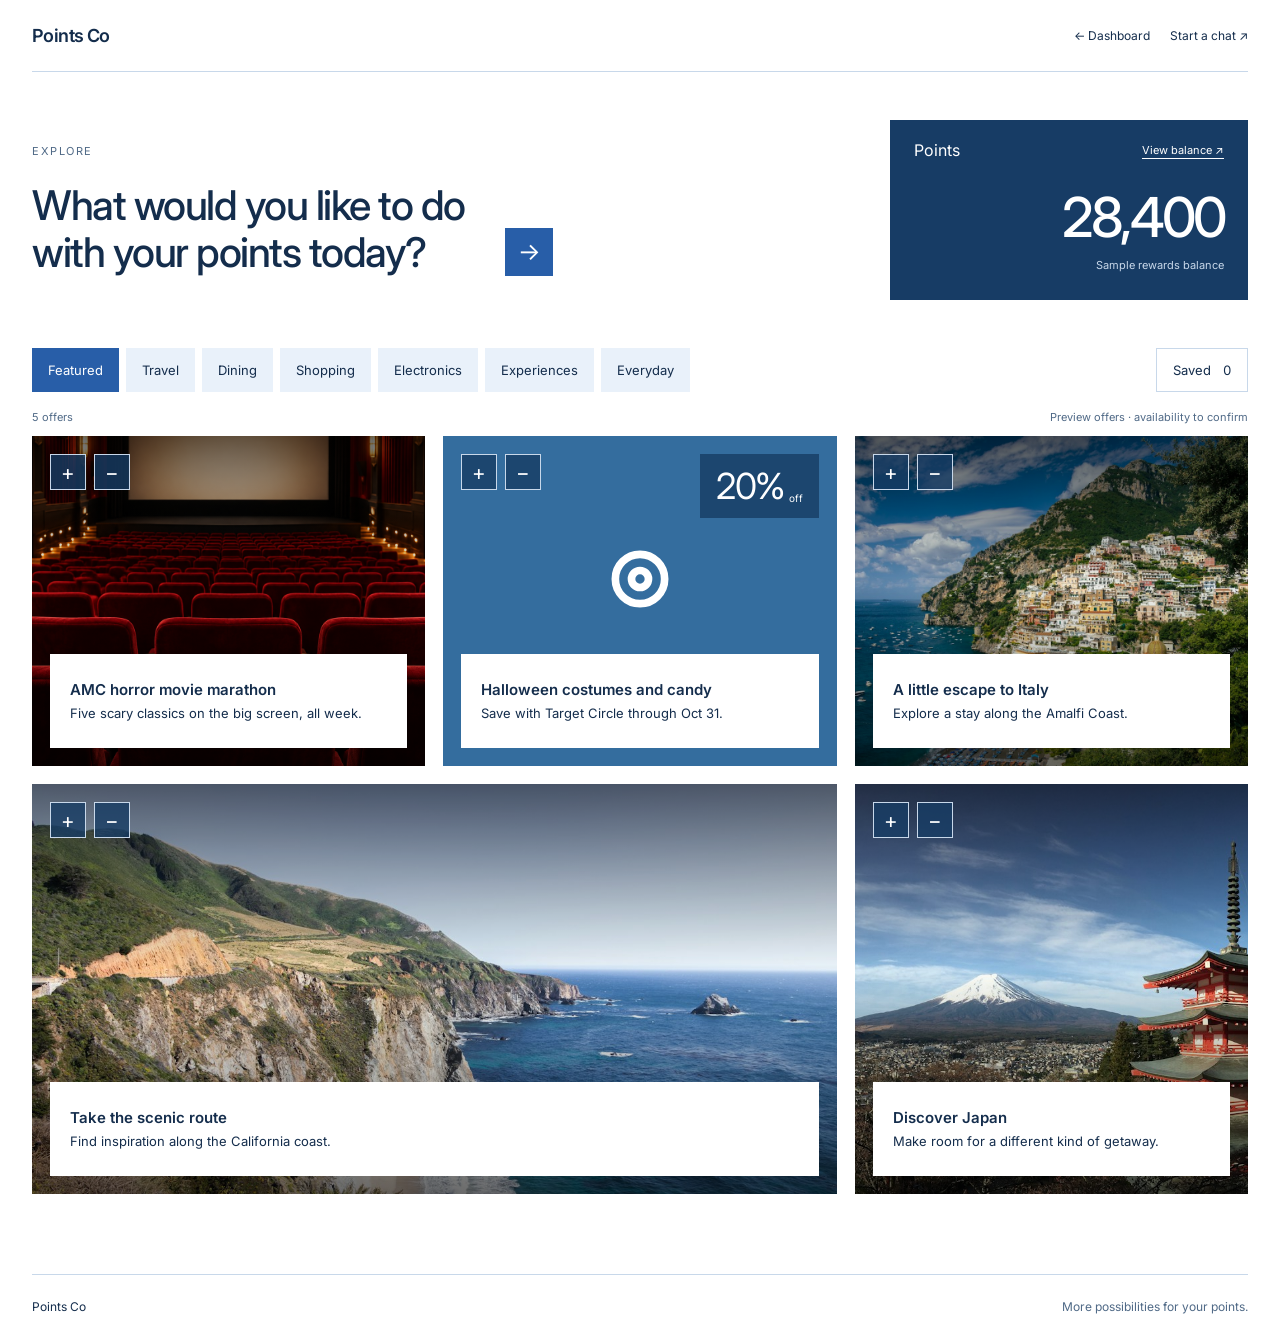
<file: points-co-explore.html>
<!DOCTYPE html>
<html lang="en">
<head>
  <meta charset="UTF-8">
  <meta name="viewport" content="width=device-width, initial-scale=1">
  <title>Points Co — Explore</title>
  <link href="https://fonts.googleapis.com/css2?family=Inter:wght@400;500;600;700&display=swap" rel="stylesheet">
  <link rel="stylesheet" href="points-co-explore.css">
  <script src="points-co-explore.js" defer></script>
  <link rel="stylesheet" href="points-co-theme.css">
</head>
<body>
  <header class="topbar">
    <a class="wordmark" href="index.html" aria-label="Points Co dashboard">Points Co</a>
    <nav aria-label="Main navigation">
      <a href="index.html">← Dashboard</a>
      <a href="optivoy-chat.html">Start a chat ↗</a>
    </nav>
  </header>
  <main>
    <section class="intro" aria-labelledby="page-title">
      <div class="intro-copy">
        <p class="eyebrow">Explore</p>
        <div class="headline-row"><h1 id="page-title">What would you like to do<br class="desktop-break"> with your points today?</h1><a class="round-link" href="optivoy-chat.html" aria-label="Ask Points Co about using your points">→</a></div>
      </div>
      <aside class="points-summary" aria-label="Sample points balance">
        <div class="summary-top"><span>Points</span><button type="button" id="balance-details">View balance ↗</button></div>
        <strong>28,400</strong>
        <span class="balance-note">Sample rewards balance</span>
      </aside>
    </section>
    <section aria-label="Explore offers">
      <div class="browse-bar">
        <div class="categories" role="group" aria-label="Filter by category">
          <button class="category" type="button" data-category="Featured" aria-pressed="true">Featured</button>
          <button class="category" type="button" data-category="Travel" aria-pressed="false">Travel</button>
          <button class="category" type="button" data-category="Dining" aria-pressed="false">Dining</button>
          <button class="category" type="button" data-category="Shopping" aria-pressed="false">Shopping</button>
          <button class="category" type="button" data-category="Electronics" aria-pressed="false">Electronics</button>
          <button class="category" type="button" data-category="Experiences" aria-pressed="false">Experiences</button>
          <button class="category" type="button" data-category="Everyday" aria-pressed="false">Everyday</button>
        </div>
        <button class="saved-filter" id="saved-filter" type="button" aria-pressed="false">Saved <span id="saved-count">0</span></button>
      </div>
      <div class="feed-meta"><p id="offer-count" role="status"></p><p>Preview offers · availability to confirm</p></div>
      <div class="offer-grid" id="offer-grid"></div>
      <div class="empty-state" id="empty-state" hidden><h2>No offers here yet.</h2><p>Try another category or return to all offers.</p><button class="solid-button" type="button" id="reset-filters">Show all offers</button></div>
      <div class="feed-footer"><span id="hidden-count"></span><button type="button" id="restore-offers" hidden>Restore hidden offers</button></div>
    </section>
  </main>
  <footer><a href="index.html">Points Co</a><span>More possibilities for your points.</span></footer>
  <p class="sr-only" id="announcement" role="status" aria-live="polite"></p>
  <dialog id="details-dialog" aria-labelledby="dialog-title">
    <div class="dialog-top"><span class="eyebrow">Points Co · Explore</span><button class="close-button" id="close-dialog" type="button" aria-label="Close details">×</button></div>
    <h2 id="dialog-title"></h2><p id="dialog-description"></p><p class="dialog-note">Preview only. Live availability, pricing, and redemption are not connected.</p>
    <a class="solid-button" href="optivoy-chat.html">Ask Points Co ↗</a>
  </dialog>
</body>
</html>
</file>
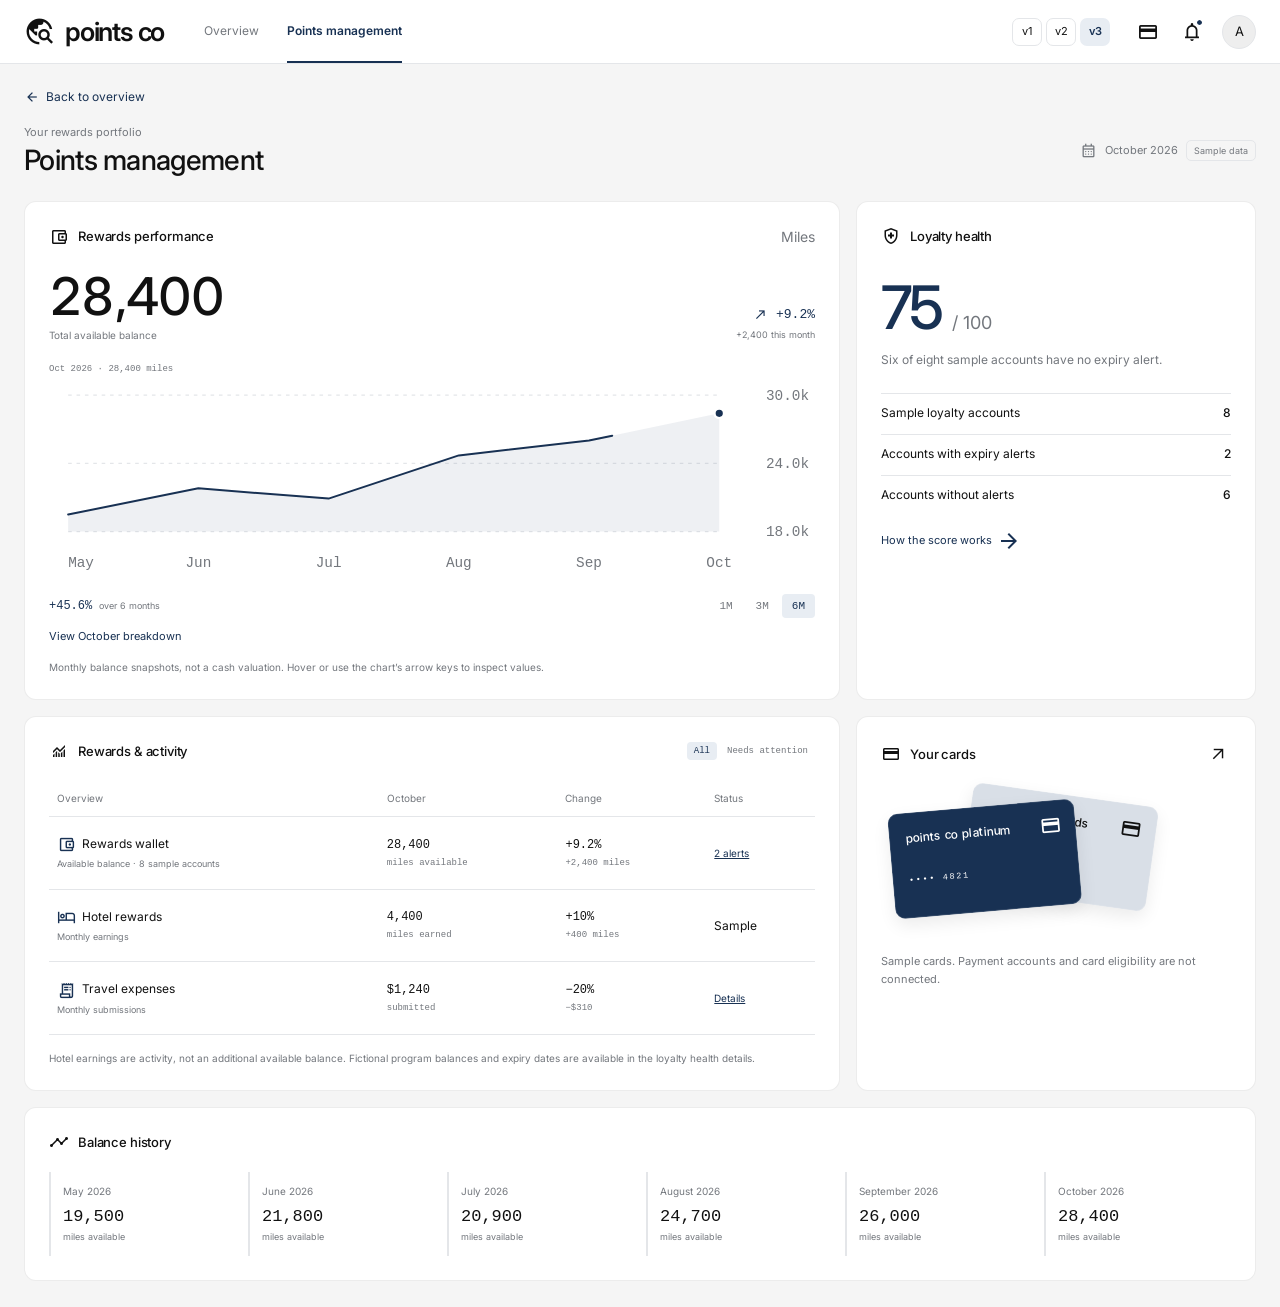
<file: points-management.html>
<!DOCTYPE html>
<html lang="en">
<head>
  <meta charset="UTF-8"><meta name="viewport" content="width=device-width, initial-scale=1">
  <meta name="theme-color" content="#183153">
  <meta name="description" content="Manage your points co rewards, inspect balance history, and review account health.">
  <title>points co — Points management</title>
  <link rel="preconnect" href="https://fonts.googleapis.com"><link rel="preconnect" href="https://fonts.gstatic.com" crossorigin>
  <link href="https://fonts.googleapis.com/css2?family=Inter:wght@400;500;600;700&family=Material+Symbols+Outlined:wght@400&display=swap" rel="stylesheet">
  <link rel="stylesheet" href="dashboard-v3.css"><script src="dashboard-sample-data.js" defer></script><script src="dashboard-v3.js" defer></script>
</head>
<body data-page="management">
<a class="skip-link" href="#main">Skip to points management</a>
<header class="appbar">
  <a class="brand" href="index.html" aria-label="points co home"><span class="material-symbols-outlined" aria-hidden="true">travel_explore</span>points co</a>
  <nav class="primary-nav" aria-label="Main navigation"><a href="index.html">Overview</a><a href="points-management.html" aria-current="page">Points management</a></nav>
  <div class="appbar-actions"><nav class="version-nav" aria-label="Dashboard versions"><a href="v1dashboard/index.html" aria-label="View version 1">v1</a><a href="v2dashboard/index.html" aria-label="View archived version 2">v2</a><span aria-label="Current version 3">v3</span></nav><button class="icon-button" data-panel="cards" aria-label="Your cards"><span class="material-symbols-outlined" aria-hidden="true">credit_card</span></button><button class="icon-button" data-panel="alerts" aria-label="Notifications: two sample expiry alerts"><span class="material-symbols-outlined" aria-hidden="true">notifications</span><i class="notification-dot"></i></button><button class="avatar" data-panel="profile" aria-label="Anthony’s profile">A</button></div>
</header>
<main id="main" class="management-main">
<a href="index.html" class="back-link"><span class="material-symbols-outlined" aria-hidden="true">arrow_back</span> Back to overview</a>
<div class="page-heading"><div><p>Your rewards portfolio</p><h1>Points management</h1></div><p class="reporting-period"><span class="material-symbols-outlined" aria-hidden="true">calendar_month</span> October 2026 <span class="sample-label">Sample data</span></p></div>
<div class="management-grid">
  <section class="panel portfolio-panel" aria-labelledby="portfolio-title">
    <div class="panel-heading"><h2 class="panel-label" id="portfolio-title"><span class="material-symbols-outlined" aria-hidden="true">account_balance_wallet</span> Rewards performance</h2><span class="subtle">Miles</span></div>
    <div class="rewards-quote"><strong>28,400<span>Total available balance</span></strong><div class="quote-change"><span class="material-symbols-outlined" aria-hidden="true">north_east</span> +9.2%<small>+2,400 this month</small></div></div>
    <div class="market-chart" data-chart="rewards" data-range="6"></div>
    <div class="chart-toolbar"><p class="chart-return" data-chart-return>+45.6% <span>over 6 months</span></p><div class="range-controls" role="group" aria-label="Rewards chart time range"><button data-range="1" aria-pressed="false">1M</button><button data-range="3" aria-pressed="false">3M</button><button data-range="6" aria-pressed="true">6M</button></div></div>
    <button class="text-link plain-button" data-panel="rewards">View October breakdown</button>
    <p class="holdings-note">Monthly balance snapshots, not a cash valuation. Hover or use the chart’s arrow keys to inspect values.</p>
  </section>
  <section class="panel account-health-panel" aria-labelledby="account-health-title"><h2 class="panel-label" id="account-health-title"><span class="material-symbols-outlined" aria-hidden="true">health_and_safety</span> Loyalty health</h2><strong>75 <small>/ 100</small></strong><p>Six of eight sample accounts have no expiry alert.</p><div class="health-breakdown"><div><span>Sample loyalty accounts</span><strong>8</strong></div><div><span>Accounts with expiry alerts</span><strong>2</strong></div><div><span>Accounts without alerts</span><strong>6</strong></div></div><button class="text-link plain-button" data-panel="health">How the score works <span class="material-symbols-outlined" aria-hidden="true">arrow_forward</span></button></section>
  <section class="panel holdings-panel" aria-labelledby="holdings-title"><div class="holdings-header"><h2 class="panel-label" id="holdings-title"><span class="material-symbols-outlined" aria-hidden="true">monitoring</span> Rewards & activity</h2><div class="range-controls holdings-filter" role="group" aria-label="Filter rewards activity"><button data-filter="all" aria-pressed="true">All</button><button data-filter="attention" aria-pressed="false">Needs attention</button></div></div><table class="holdings-table"><thead><tr><th scope="col">Overview</th><th scope="col">October</th><th scope="col">Change</th><th scope="col">Status</th></tr></thead><tbody><tr data-attention="true"><td><span class="material-symbols-outlined" aria-hidden="true">account_balance_wallet</span>Rewards wallet<small>Available balance · 8 sample accounts</small></td><td>28,400<small>miles available</small></td><td>+9.2%<small>+2,400 miles</small></td><td><button class="table-link" data-panel="alerts">2 alerts</button></td></tr><tr><td><span class="material-symbols-outlined" aria-hidden="true">hotel</span>Hotel rewards<small>Monthly earnings</small></td><td>4,400<small>miles earned</small></td><td>+10%<small>+400 miles</small></td><td>Sample</td></tr><tr><td><span class="material-symbols-outlined" aria-hidden="true">receipt_long</span>Travel expenses<small>Monthly submissions</small></td><td>$1,240<small>submitted</small></td><td>−20%<small>−$310</small></td><td><button class="table-link" data-panel="expenses">Details</button></td></tr></tbody></table><p class="holdings-note">Hotel earnings are activity, not an additional available balance. Fictional program balances and expiry dates are available in the loyalty health details.</p></section>
  <section class="panel cards-panel" id="cards" aria-labelledby="cards-title"><div class="panel-heading"><h2 class="panel-label" id="cards-title"><span class="material-symbols-outlined" aria-hidden="true">credit_card</span> Your cards</h2><button class="icon-button compact" data-panel="cards" aria-label="View sample cards"><span class="material-symbols-outlined" aria-hidden="true">arrow_outward</span></button></div><div class="card-stack" aria-label="Two illustrative sample cards"><div class="payment-card silver"><strong>points co rewards</strong><span class="material-symbols-outlined" aria-hidden="true">credit_card</span><span>•••• 2048</span></div><div class="payment-card navy"><strong>points co platinum</strong><span class="material-symbols-outlined" aria-hidden="true">credit_card</span><span>•••• 4821</span></div></div><p>Sample cards. Payment accounts and card eligibility are not connected.</p></section>
  <section class="panel management-activity" id="activity" aria-labelledby="history-title"><h2 class="panel-label" id="history-title"><span class="material-symbols-outlined" aria-hidden="true">timeline</span> Balance history</h2><div class="history-list"><div><small>May 2026</small><strong>19,500</strong><span>miles available</span></div><div><small>June 2026</small><strong>21,800</strong><span>miles available</span></div><div><small>July 2026</small><strong>20,900</strong><span>miles available</span></div><div><small>August 2026</small><strong>24,700</strong><span>miles available</span></div><div><small>September 2026</small><strong>26,000</strong><span>miles available</span></div><div><small>October 2026</small><strong>28,400</strong><span>miles available</span></div></div></section>
</div></main>
<dialog id="details-dialog" aria-labelledby="dialog-title"><div class="dialog-heading"><h2 id="dialog-title"></h2><button class="icon-button" id="close-dialog" aria-label="Close details"><span class="material-symbols-outlined" aria-hidden="true">close</span></button></div><div id="dialog-content"></div><form method="dialog"><button class="solid-button">Done</button></form></dialog>
<p class="sr-only" id="status" role="status"></p>
</body></html>
</file>
<file: dashboard-v3.css>
/* Hallmark · macrostructure: Asymmetric rewards workbench · genre: modern-minimal
 * theme: existing points co navy and neutral tokens · pre-emit critique: P5 H5 E4 S5 R5 V5 */
@import url('tokens.css');
:root{--color-muted:#73777D;--color-rule:#E4E6E9;--color-navy-soft:#E8EDF3;--color-navy-mid:#38516F;--color-navy-dark:#10243F;--color-chart-fill:#18315312;--color-card-silver:#D9DFE7;--color-card-white:#F6F8FB;--color-text-inverse:#FFFFFFC7;--color-line-inverse:#FFFFFF26;--font-mono:'SFMono-Regular',Consolas,monospace}
*,*::before,*::after{box-sizing:border-box}
html,body{margin:0;min-width:0;overflow-x:clip}
body{background:var(--color-paper);color:var(--color-ink);font:14px/1.5 var(--font-body);-webkit-font-smoothing:antialiased}
a{color:inherit;text-decoration:none}button,input{font:inherit}button{cursor:pointer}button,a,input{outline-offset:4px}button:focus-visible,a:focus-visible,input:focus-visible,[tabindex]:focus-visible{outline:3px solid var(--color-navy-mid)}button{color:inherit}h1,h2,h3,p,figure{margin:0}button:disabled{cursor:default;opacity:.5}[hidden]{display:none!important}
.material-symbols-outlined{font-family:var(--font-icons);font-weight:400;font-style:normal;font-size:24px;line-height:1;display:inline-block;white-space:nowrap;direction:ltr;font-feature-settings:'liga';-webkit-font-smoothing:antialiased;flex-shrink:0;user-select:none}
.sr-only{position:absolute;width:1px;height:1px;padding:0;margin:-1px;overflow:hidden;clip:rect(0,0,0,0);white-space:nowrap;border:0}.skip-link{position:fixed;z-index:20;top:8px;left:8px;padding:8px 16px;background:var(--color-surface);transform:translateY(-150%)}.skip-link:focus{transform:none}
.appbar{height:64px;display:flex;align-items:center;gap:40px;padding:0 24px;background:var(--color-surface);border-bottom:1px solid var(--color-rule);flex-shrink:0}
.brand{display:flex;align-items:center;gap:10px;font-size:26px;font-weight:600;letter-spacing:-1.2px;white-space:nowrap}.brand>.material-symbols-outlined{font-size:31px}
.primary-nav{height:100%;display:flex;align-items:stretch;gap:28px;font-size:12px;color:var(--color-muted)}.primary-nav a{display:flex;align-items:center;border-bottom:2px solid var(--color-clear);white-space:nowrap}.primary-nav a[aria-current=page]{border-color:var(--color-accent);color:var(--color-accent);font-weight:600}.primary-nav a:hover{color:var(--color-accent)}
.appbar-actions{display:flex;align-items:center;gap:8px;margin-left:auto}.version-nav{display:flex;align-items:center;gap:4px;margin-right:12px}.version-nav a,.version-nav>span{display:grid;place-items:center;min-width:30px;height:28px;border-radius:7px;font-size:11px}.version-nav a{border:1px solid var(--color-rule)}.version-nav>span{background:var(--color-navy-soft);color:var(--color-accent);font-weight:600}.version-nav a:hover{background:var(--color-surface-mid)}
.icon-button{position:relative;display:inline-flex;align-items:center;justify-content:center;flex-shrink:0;width:36px;height:36px;padding:0;border:0;border-radius:9px;background:var(--color-clear);color:inherit}.icon-button:hover{background:var(--color-hover)}.icon-button .material-symbols-outlined{font-size:22px}.icon-button.compact{width:26px;height:26px}.icon-button.compact .material-symbols-outlined{font-size:19px}.notification-dot{position:absolute;right:8px;top:6px;width:5px;height:5px;border-radius:50%;background:var(--color-accent);outline:2px solid var(--color-surface)}
.avatar{display:grid;place-items:center;width:34px;height:34px;border-radius:50%;border:1px solid var(--color-rule);background:var(--color-surface-mid);font-size:13px;margin-left:4px}
.dashboard-main{padding:16px;min-width:0}.page-heading{display:flex;align-items:center;justify-content:space-between;gap:16px;margin-bottom:14px}.page-heading>div>p{font-size:11px;color:var(--color-muted);margin-bottom:3px}.page-heading h1{font-size:22px;line-height:1.2;letter-spacing:-.7px;font-weight:500;overflow-wrap:anywhere;min-width:0}.reporting-period{display:flex;align-items:center;gap:8px;font-size:11px;color:var(--color-muted);white-space:nowrap}.reporting-period>.material-symbols-outlined{font-size:17px}.sample-label{font-size:9px;border:1px solid var(--color-rule);padding:3px 7px;border-radius:5px}
.board-frame{min-width:0;position:relative}.dashboard-board{display:grid;width:100%;grid-template-columns:repeat(12,minmax(0,1fr));grid-template-rows:320px 155px 250px;gap:10px}
.panel{min-width:0;min-height:0;border:1px solid var(--color-border);border-radius:12px;background:var(--color-surface);padding:22px;overflow:hidden;text-align:left;position:relative}
.panel-heading{display:flex;justify-content:space-between;align-items:center;gap:12px;position:relative;z-index:1;min-width:0}.panel-label{display:flex;align-items:center;gap:9px;font-size:13px;font-weight:500;letter-spacing:-.15px;line-height:1.3}.panel-label>.material-symbols-outlined{font-size:20px}.small-arrow{font-size:18px;opacity:.65}.subtle{color:var(--color-muted)}
.assistant-panel{grid-column:span 5;display:flex;flex-direction:column;background:var(--color-accent);color:var(--color-surface);border-color:var(--color-accent)}.assistant-panel .panel-label{font-size:12px;color:var(--color-text-inverse)}.assistant-mark{font-size:9px;letter-spacing:.5px;color:var(--color-text-inverse)}.assistant-copy{margin-top:auto;margin-bottom:24px;position:relative;z-index:1}.assistant-copy h2{font-size:42px;line-height:1.05;letter-spacing:-1.7px;font-weight:500;overflow-wrap:anywhere;min-width:0}.assistant-copy p{font-size:12px;color:var(--color-text-inverse);margin-top:12px;max-width:290px}.assistant-plane{position:absolute;right:-30px;top:36px;font-size:290px;opacity:.09;transform:rotate(12deg);pointer-events:none}.assistant-form{display:flex;align-items:center;gap:12px;padding:8px 10px 8px 14px;background:var(--color-navy-mid);border:1px solid var(--color-line-inverse);border-radius:9px;position:relative;z-index:1}.assistant-form>.material-symbols-outlined{font-size:18px;color:var(--color-text-inverse)}.assistant-form input{flex:1;width:0;min-width:0;border:0;background:var(--color-clear);color:var(--color-surface);font-size:11px;outline:0}.assistant-form:focus-within{outline:2px solid var(--color-surface);outline-offset:2px}.assistant-form input::placeholder{color:var(--color-text-inverse)}.assistant-form button{display:grid;place-items:center;width:28px;height:28px;border:0;background:var(--color-clear);color:var(--color-surface);border-radius:5px}.assistant-form button:hover{background:var(--color-hover-inverse)}.assistant-form button .material-symbols-outlined{font-size:20px}
.rewards-panel{grid-column:span 4;display:flex;flex-direction:column;padding:20px 22px 0}.rewards-main{display:flex;flex-direction:column;flex:1;min-height:0}.rewards-main:hover .small-arrow{opacity:1}.rewards-quote{display:flex;justify-content:space-between;align-items:flex-end;gap:10px;margin:16px 0 4px}.rewards-quote>strong{font-size:44px;line-height:1;letter-spacing:-1.7px;font-weight:500;font-variant-numeric:tabular-nums}.rewards-quote>strong>span{display:block;font-size:10px;letter-spacing:0;font-weight:400;margin-top:7px;color:var(--color-muted)}.quote-change{text-align:right;font-family:var(--font-mono);font-size:13px;color:var(--color-accent);white-space:nowrap}.quote-change>.material-symbols-outlined{font-size:15px;vertical-align:middle}.quote-change>small{display:block;font:9px var(--font-body);color:var(--color-muted);margin-top:5px}
.market-chart{min-height:0;flex:1;position:relative;margin-top:8px}.stock-chart{display:block;width:100%;height:100%;min-height:75px;overflow:visible;color:var(--color-accent)}.stock-grid{stroke:var(--color-rule);stroke-width:1;stroke-dasharray:3 4}.stock-axis{fill:var(--color-muted);font-family:var(--font-mono);font-size:12px}.stock-area{fill:var(--color-chart-fill)}.stock-line{fill:none;stroke:var(--color-accent);stroke-width:2;stroke-linejoin:round;stroke-linecap:round}.stock-crosshair{stroke:var(--color-navy-mid);stroke-width:1;stroke-dasharray:3 3}.stock-dot{fill:var(--color-accent);stroke:var(--color-surface);stroke-width:2}.chart-readout{position:absolute;left:0;top:0;font:9px var(--font-mono);color:var(--color-muted);pointer-events:none;background:var(--color-surface);padding:0 4px 2px 0}.chart-toolbar{display:flex;align-items:center;justify-content:space-between;gap:10px;margin:4px 0 10px}.chart-return{font:10px var(--font-mono);color:var(--color-accent)}.chart-return>span{font:9px var(--font-body);color:var(--color-muted)}.range-controls{display:flex;gap:3px}.range-controls button{border:0;border-radius:4px;background:var(--color-clear);padding:4px 7px;font:9px var(--font-mono);color:var(--color-muted)}.range-controls button[aria-pressed=true]{background:var(--color-navy-soft);color:var(--color-accent)}.range-controls button:hover{background:var(--color-surface-mid)}.rewards-footer{display:flex;justify-content:space-between;align-items:center;gap:8px;border-top:1px solid var(--color-rule);padding:10px 0;font-size:9px;color:var(--color-muted)}.rewards-footer>span{display:flex;align-items:center;gap:5px;flex-wrap:wrap}.rewards-footer strong{color:var(--color-ink);font-weight:500}.rewards-footer small{color:var(--color-muted);font-size:8px;font-weight:400}.rewards-footer .material-symbols-outlined{font-size:16px}.text-link{display:inline-flex;align-items:center;gap:5px;white-space:nowrap;color:var(--color-accent)}.text-link:hover{text-decoration:underline}
.health-panel{grid-column:span 3;display:flex;flex-direction:column;align-items:stretch;background:var(--color-surface-mid)}.health-panel:hover{background:var(--color-navy-soft)}.health-gauge{position:relative;display:block;flex:1;min-height:110px;width:180px;max-width:100%;margin:12px auto 0}.health-gauge svg{position:absolute;inset:0;width:100%;height:100%;overflow:visible}.gauge-track,.gauge-progress{fill:none;stroke-width:10;stroke-linecap:round}.gauge-track{stroke:var(--color-card-silver)}.gauge-progress{stroke:var(--color-accent);stroke-dasharray:75 100}.health-score{position:absolute;bottom:12%;left:0;width:100%;text-align:center;font-size:45px;font-weight:500;line-height:1;letter-spacing:-2px;font-variant-numeric:tabular-nums}.health-score small{font-size:13px;letter-spacing:0;color:var(--color-muted);margin-left:4px}.health-caption{text-align:center;font-size:12px;font-weight:500;color:var(--color-accent);margin:4px 0 16px}.health-detail{display:flex;justify-content:center;align-items:center;gap:5px;border-top:1px solid var(--color-border);padding-top:12px;font-size:10px;color:var(--color-muted)}.health-detail>.material-symbols-outlined{font-size:15px}.health-footnote{display:flex;align-items:center;justify-content:center;gap:4px;font-size:8px;color:var(--color-muted);margin-top:7px}.health-footnote>.material-symbols-outlined{font-size:12px}
.category-row{grid-column:1/-1;display:grid;grid-template-columns:repeat(5,minmax(0,1fr));gap:10px;min-height:0}.category-tile{display:flex;flex-direction:column;justify-content:space-between;padding:18px 22px;background:var(--color-surface-mid)}.category-tile:nth-child(2){background:var(--color-navy-soft)}.category-tile:nth-child(4){background:var(--color-surface-low)}.category-shopping{background:var(--color-card-silver)}.category-car{background:var(--color-surface-low);color:var(--color-ink)}.category-icon{font-size:25px;z-index:1}.category-tile h2{font-size:16px;font-weight:500;line-height:1.2;letter-spacing:-.4px;position:relative;z-index:1}.category-tile p{font-size:10px;color:var(--color-muted);margin-top:5px;position:relative;z-index:1}.category-car p{color:var(--color-muted)}.category-arrow{position:absolute;right:20px;top:20px;font-size:18px;z-index:1}.category-decoration{position:absolute;right:-8px;bottom:-24px;font-size:105px;transform:rotate(-12deg);opacity:.055;pointer-events:none}.category-tile:hover{box-shadow:inset 0 0 0 1px var(--color-navy-mid)}
.trips-panel,.activity-panel,.benefits-panel{grid-column:span 4;display:flex;flex-direction:column;padding:18px 22px}.panel-footer{display:flex;justify-content:space-between;gap:8px;border-top:1px solid var(--color-rule);padding-top:12px;font-size:10px}.panel-footer strong{font-weight:500}.panel-footer .subtle{font-size:9px}
.activity-list{display:flex;flex-direction:column;justify-content:space-evenly;flex:1;margin-top:8px}.activity-list>a,.activity-list>button{display:flex;align-items:center;gap:10px;min-width:0;border:0;border-radius:6px;background:var(--color-clear);text-align:left;padding:8px 0}.activity-list>a:hover,.activity-list>button:hover{background:var(--color-paper)}.activity-icon{display:grid;place-items:center;width:30px;height:30px;border:1px solid var(--color-rule);border-radius:7px;flex-shrink:0;color:var(--color-accent)}.activity-icon>.material-symbols-outlined{font-size:17px}.activity-list>a>span:nth-child(2),.activity-list>button>span:nth-child(2){font-size:11px;min-width:0}.activity-list small{display:block;font-size:8px;color:var(--color-muted);margin-top:3px;font-weight:400}.activity-list strong{margin-left:auto;text-align:right;font:500 13px var(--font-mono);white-space:nowrap}.activity-list strong small{font-family:var(--font-body)}
.benefits-panel{background:var(--color-navy-soft)}.benefits-grid{display:grid;grid-template-columns:repeat(2,minmax(0,1fr));gap:8px;flex:1;margin:16px 0 10px}.benefits-grid>a,.benefits-grid>button{display:flex;align-items:center;gap:8px;padding:12px;border:1px solid var(--color-border);border-radius:8px;background:var(--color-surface);font-size:10px;text-align:left;white-space:nowrap}.benefits-grid .material-symbols-outlined{font-size:22px;color:var(--color-accent)}.benefits-grid>a:hover,.benefits-grid>button:hover{background:var(--color-card-white)}.benefits-note{font-size:9px;color:var(--color-muted)}
dialog{border:1px solid var(--color-rule);border-radius:14px;padding:24px;background:var(--color-surface);color:var(--color-ink);width:min(520px,calc(100% - 32px));max-height:85dvh;overflow:auto}dialog::backdrop{background:var(--color-overlay)}.dialog-heading{display:flex;align-items:center;justify-content:space-between;gap:16px;margin-bottom:16px}.dialog-heading h2{font-size:22px;font-weight:500;letter-spacing:-.7px}.detail-row{padding:14px 0;border-bottom:1px solid var(--color-rule)}.detail-row h3{font-size:13px;font-weight:500}.detail-row p,.detail-note{font-size:12px;line-height:1.6;color:var(--color-muted);margin-top:7px}.detail-note{margin-top:16px}.solid-button{display:inline-flex;align-items:center;justify-content:center;gap:8px;padding:10px 16px;background:var(--color-accent);color:var(--color-surface);border:1px solid var(--color-accent);border-radius:8px;font-size:11px;white-space:nowrap}.solid-button:hover{background:var(--color-navy-dark)}dialog .solid-button{margin-top:20px}
.card-stack{position:relative;height:150px;margin:28px 12px 8px}.payment-card{position:absolute;width:220px;height:124px;border-radius:12px;padding:18px;color:var(--color-surface);background:var(--color-accent);border:1px solid var(--color-line-inverse);font-size:10px;box-shadow:0 8px 20px var(--color-border)}.payment-card>strong{display:block;font-size:14px;font-weight:500}.payment-card>span{display:block;margin-top:32px;font-family:var(--font-mono);letter-spacing:2px}.payment-card>.material-symbols-outlined{position:absolute;right:16px;top:16px;font-size:25px}.payment-card.silver{background:var(--color-card-silver);color:var(--color-ink);left:100px;top:-14px;transform:rotate(8deg)}.payment-card.navy{left:12px;transform:rotate(-5deg)}
/* Points management shares the dashboard system and chart interactions. */
.management-main{padding:24px;max-width:1600px;margin:0 auto}.management-main .page-heading{margin-bottom:24px}.management-main .page-heading h1{font-size:28px}.management-grid{display:grid;grid-template-columns:repeat(12,minmax(0,1fr));gap:16px}.portfolio-panel{grid-column:span 8;padding:24px;display:flex;flex-direction:column;min-height:380px}.portfolio-panel .market-chart{min-height:170px;margin-top:20px}.portfolio-panel .rewards-quote{margin-top:24px}.portfolio-panel .rewards-quote>strong{font-size:52px}.portfolio-panel .chart-toolbar{margin-top:14px}.portfolio-panel .chart-return{font-size:12px}.portfolio-panel .range-controls button{font-size:11px;padding:6px 10px}.account-health-panel{grid-column:span 4;padding:24px}.account-health-panel>strong{display:block;font-size:60px;font-weight:500;letter-spacing:-3px;color:var(--color-accent);line-height:1.1;margin-top:28px}.account-health-panel>strong>small{font-size:18px;font-weight:400;letter-spacing:0;color:var(--color-muted)}.account-health-panel>p{font-size:12px;color:var(--color-muted);margin-top:10px;line-height:1.6}.health-breakdown{display:grid;gap:12px;margin:24px 0}.health-breakdown>div{display:flex;justify-content:space-between;border-top:1px solid var(--color-rule);padding-top:10px;font-size:12px}.health-breakdown strong{font-weight:500}.holdings-panel{grid-column:span 8;padding:24px}.holdings-header{display:flex;justify-content:space-between;align-items:center;gap:16px}.holdings-table{width:100%;border-collapse:collapse;margin-top:20px;text-align:left;font-size:12px}.holdings-table th{font-size:10px;color:var(--color-muted);font-weight:400;padding:10px 8px;border-bottom:1px solid var(--color-rule)}.holdings-table td{padding:18px 8px;border-bottom:1px solid var(--color-rule)}.holdings-table td:nth-child(2),.holdings-table td:nth-child(3){font-family:var(--font-mono);font-variant-numeric:tabular-nums;white-space:nowrap}.holdings-table td>small{display:block;font-size:9px;color:var(--color-muted);margin-top:3px}.holdings-table .material-symbols-outlined{font-size:19px;vertical-align:middle;margin-right:6px;color:var(--color-accent)}.holdings-note{font-size:10px;color:var(--color-muted);margin-top:16px}.cards-panel{grid-column:span 4;padding:24px;overflow:hidden}.cards-panel .card-stack{transform:scale(.85);transform-origin:left center;margin-left:0}.cards-panel>p{font-size:11px;color:var(--color-muted);line-height:1.6}.management-activity{grid-column:1/-1;padding:24px}.history-list{display:grid;grid-template-columns:repeat(6,minmax(0,1fr));gap:12px;margin-top:20px}.history-list>div{padding:12px;border-left:2px solid var(--color-rule)}.history-list small{display:block;color:var(--color-muted);font-size:10px}.history-list strong{display:block;font:500 17px var(--font-mono);margin-top:8px}.history-list span{display:block;font-size:9px;color:var(--color-muted);margin-top:4px}.back-link{display:inline-flex;align-items:center;gap:6px;font-size:12px;color:var(--color-accent);margin-bottom:18px}.back-link>.material-symbols-outlined{font-size:16px}
@media(min-width:901px){body[data-page=dashboard]{height:100dvh;display:flex;flex-direction:column}.dashboard-main{flex:1;min-height:0;display:flex;flex-direction:column}.page-heading{flex-shrink:0}.board-frame{flex:1;min-height:0}.dashboard-board{zoom:var(--board-scale,1);width:var(--board-width,100%);height:var(--board-height,calc(100dvh - 140px));grid-template-rows:minmax(0,1.35fr) minmax(0,.65fr) minmax(0,1fr)}}
@media(max-width:1100px){.appbar{gap:24px}.primary-nav{gap:18px}.panel{padding:18px}.rewards-panel{padding:18px 18px 0}.rewards-quote>strong{font-size:38px}.health-score{font-size:40px}.benefits-grid>a,.benefits-grid>button{padding:10px;font-size:9px;gap:5px}.benefits-grid .material-symbols-outlined{font-size:19px}.category-tile{padding:18px}}
@media(max-width:900px){.appbar{padding:0 16px;gap:20px}.primary-nav{font-size:11px;gap:16px}.brand{font-size:23px}.brand>.material-symbols-outlined{font-size:27px}.appbar-actions{gap:4px}.version-nav{margin-right:4px}.version-nav a,.version-nav>span{min-width:25px}.dashboard-board{grid-template-columns:repeat(2,minmax(0,1fr));grid-template-rows:auto;gap:12px}.assistant-panel{grid-column:1/-1;min-height:280px}.assistant-copy h2{font-size:42px}.assistant-copy{margin-top:30px}.rewards-panel,.health-panel{grid-column:span 1;min-height:330px}.category-row{grid-template-columns:repeat(3,minmax(0,1fr));gap:12px}.category-tile{min-height:140px}.category-row .category-tile:last-child{grid-column:span 2}.trips-panel,.activity-panel{grid-column:span 1;min-height:250px}.benefits-panel{grid-column:1/-1;min-height:220px}.benefits-grid{grid-template-columns:repeat(4,minmax(0,1fr))}.benefits-grid>a,.benefits-grid>button{flex-direction:column;justify-content:center;gap:12px;font-size:11px}.management-grid{grid-template-columns:repeat(2,minmax(0,1fr))}.portfolio-panel,.holdings-panel,.management-activity{grid-column:1/-1}.account-health-panel,.cards-panel{grid-column:span 1}.cards-panel{grid-column:2;grid-row:2}.history-list{grid-template-columns:repeat(3,minmax(0,1fr))}}
@media(max-width:700px){.primary-nav{display:none}.appbar{gap:12px}.management-main{padding:16px}.portfolio-panel,.holdings-panel,.account-health-panel,.cards-panel,.management-activity{padding:20px}.holdings-table{font-size:11px}.holdings-table td,.holdings-table th{padding-left:4px;padding-right:4px}}
@media(max-width:540px){.appbar{height:60px;padding:0 12px;gap:8px}.brand{font-size:22px;gap:6px}.brand>.material-symbols-outlined{font-size:25px}.icon-button{width:30px;height:32px}.icon-button .material-symbols-outlined{font-size:20px}.avatar{width:30px;height:30px;margin-left:0;font-size:12px}.appbar-actions{gap:2px}.version-nav{gap:3px;margin-right:4px}.version-nav a,.version-nav>span{min-width:25px;height:25px;font-size:10px}.version-nav>span{display:none}.dashboard-main{padding:12px}.page-heading{align-items:flex-start;flex-direction:column;gap:12px;margin-bottom:16px}.page-heading h1{font-size:23px}.reporting-period{font-size:10px;gap:6px}.dashboard-board{grid-template-columns:minmax(0,1fr)}.assistant-panel,.rewards-panel,.health-panel,.trips-panel,.activity-panel,.benefits-panel{grid-column:1;min-height:0}.assistant-panel{min-height:290px;padding:22px}.assistant-mark{font-size:8px}.assistant-copy h2{font-size:40px}.assistant-form{gap:8px}.assistant-form input{font-size:10px}.rewards-panel{min-height:360px;padding:22px 22px 0}.rewards-quote>strong{font-size:44px}.health-panel{min-height:300px;padding:22px}.health-gauge{min-height:130px;max-width:180px}.health-score{font-size:46px}.category-row{grid-column:1;grid-template-columns:repeat(2,minmax(0,1fr));gap:12px}.category-row .category-tile:last-child{grid-column:1/-1}.category-tile{min-height:135px;padding:18px}.category-tile h2{font-size:15px}.category-tile p{font-size:9px;max-width:105px}.category-row .category-tile:last-child p{max-width:none}.trips-panel,.activity-panel{min-height:260px;padding:22px}.benefits-panel{min-height:260px;padding:22px}.benefits-grid{grid-template-columns:repeat(2,minmax(0,1fr))}.benefits-grid>a,.benefits-grid>button{flex-direction:row;gap:8px;font-size:10px}.management-grid{grid-template-columns:minmax(0,1fr)}.portfolio-panel,.holdings-panel,.account-health-panel,.cards-panel,.management-activity{grid-column:1;grid-row:auto}.portfolio-panel{min-height:380px}.account-health-panel>strong{margin-top:16px}.holdings-header{align-items:flex-start;flex-direction:column;gap:12px}.holdings-table .material-symbols-outlined{display:none}.holdings-table th{font-size:9px}.holdings-table td{font-size:10px}.holdings-table td>small{font-size:8px}.history-list{grid-template-columns:repeat(2,minmax(0,1fr))}.payment-card.silver{left:55px}.payment-card{width:200px}.cards-panel .card-stack{transform:scale(.9)}.management-main .page-heading h1{font-size:26px}}
@media(max-width:360px){.brand>.material-symbols-outlined{display:none}.appbar{padding:0 10px}.appbar-actions{gap:0}.brand{font-size:21px}.assistant-panel .panel-label{font-size:10px}.assistant-mark{font-size:8px}.benefits-grid>a,.benefits-grid>button{font-size:9px;padding:10px}.rewards-quote>strong{font-size:40px}.quote-change{font-size:12px}.rewards-footer{font-size:8px}.rewards-footer strong small{display:none}}
@media(prefers-reduced-motion:reduce){*,*::before,*::after{scroll-behavior:auto!important;transition:none!important;animation:none!important}}

.plain-button{padding:0;border:0;background:var(--color-clear);font-size:11px}.table-link{padding:0;border:0;background:var(--color-clear);color:var(--color-accent);font-size:10px;text-decoration:underline;white-space:nowrap}

.payment-card>.material-symbols-outlined{font-family:var(--font-icons);letter-spacing:normal;margin-top:0}

/* Edge-to-edge destination slideshow. */
.panel.trips-panel{padding:18px 22px;color:#fff;background:var(--color-navy-dark);border:0;isolation:isolate}
.trips-panel .destination-link{position:absolute;inset:0;display:flex;align-items:flex-end;padding:62px 22px 72px;z-index:0}
.destination-photo{position:absolute;inset:0;width:100%;height:100%;object-fit:cover;opacity:0;transition:opacity 1.2s ease;pointer-events:none}
.destination-photo.is-active{opacity:1}
.destination-link::after{content:"";position:absolute;inset:0;background:linear-gradient(180deg,rgba(5,17,31,.64),rgba(5,17,31,.08) 38%,rgba(5,17,31,.7) 72%,rgba(5,17,31,.9));pointer-events:none}
.destination-copy{position:relative;z-index:1;display:block;min-width:0;text-shadow:0 1px 8px #0006}
.destination-copy small{display:block;font-size:9px;margin-bottom:5px;color:#ffffffe0}
.trips-panel .destination-copy strong{display:block;font-size:24px;line-height:1.15;font-weight:500;letter-spacing:-.6px}
.destination-copy>span{display:flex;align-items:center;gap:4px;font-size:10px;margin-top:9px}
.destination-copy .material-symbols-outlined{font-size:14px}
.destination-link:hover .destination-copy>span{text-decoration:underline;text-underline-offset:3px}
.trips-panel .panel-heading{pointer-events:none}
.trip-actions{display:flex;gap:4px;pointer-events:auto}
.trips-panel .icon-button:hover{background:#ffffff26}
.trips-panel .panel-footer{position:relative;z-index:1;align-items:center;margin-top:auto;border-color:#ffffff40;pointer-events:none}
.trips-panel .panel-footer small{display:block;font-size:8px;color:#ffffffc7;margin-top:2px}
.destination-controls{display:flex;gap:2px;pointer-events:auto}
.destination-controls button{display:grid;place-items:center;width:24px;height:28px;padding:0;background:transparent;border:0;border-radius:4px}
.destination-controls button::after{content:"";width:6px;height:6px;border-radius:50%;background:#ffffff70;transition:background .2s,width .2s}
.destination-controls button[aria-pressed=true]::after{width:18px;border-radius:4px;background:#fff}
.trips-panel :focus-visible{outline-color:#fff;outline-offset:-4px}
@media(prefers-reduced-motion:reduce){.destination-photo,.destination-controls button::after{transition:none}}

/* Category points performance uses the dashboard's sample reporting period. */
.category-analytics{gap:8px;justify-content:space-between}
.category-metric-heading{display:flex;align-items:center;gap:7px;padding-right:20px;position:relative;z-index:1}
.category-metric-heading .category-icon{font-size:19px}
.category-metric-heading h2{font-size:13px;letter-spacing:-.2px}
.category-points{position:relative;z-index:1;min-width:0}
.category-points strong{display:block;font:500 26px/1.05 var(--font-mono);letter-spacing:-1px;font-variant-numeric:tabular-nums}
.category-points>span{display:block;font-size:9px;color:#545b64;margin-top:4px}
.category-performance{position:relative;z-index:1;display:flex;align-items:center;justify-content:space-between;gap:8px}
.trend-up{color:#186344}.trend-down{color:#a4353b}
.category-change{flex-shrink:0}
.category-change>span{display:flex;align-items:center;gap:3px;font:500 11px/1.2 var(--font-mono)}
.category-change .material-symbols-outlined{font-size:15px}
.category-change small{display:block;font:8px/1.3 var(--font-body);color:#545b64;margin-top:3px}
.category-sparkline{display:block;width:80px;max-width:45%;height:25px;overflow:visible;flex-shrink:1}
.category-sparkline polyline{fill:none;stroke:currentColor;stroke-width:1.8;stroke-linecap:round;stroke-linejoin:round;vector-effect:non-scaling-stroke}
.category-sparkline circle{fill:currentColor}
@media(max-width:900px){.category-analytics{min-height:160px}}

/* One entrance per page visit; chart ranges replay their drawing animation. */
@keyframes dashboard-enter{from{opacity:0;transform:translateY(16px)}to{opacity:1;transform:translateY(0)}}
@keyframes analytics-draw{from{stroke-dashoffset:1}to{stroke-dashoffset:0}}
@keyframes analytics-fill{from{opacity:0}to{opacity:1}}
@keyframes health-fill{from{stroke-dasharray:0 100}to{stroke-dasharray:75 100}}
@media(prefers-reduced-motion:no-preference){
  body[data-page=dashboard] .page-heading{animation:dashboard-enter 1000ms var(--ease-out) both}
  .dashboard-board>.panel,.category-row>.panel,.tile-slot>.panel{animation:dashboard-enter 1200ms var(--ease-out) var(--entrance-delay,0ms) both}
  .stock-line,.category-sparkline polyline{stroke-dasharray:1;stroke-dashoffset:0;animation:analytics-draw 2400ms var(--ease-out) 450ms backwards}
  .stock-area,.stock-dot,.category-sparkline circle{animation:analytics-fill 1800ms var(--ease-out) 650ms backwards}
  .gauge-progress{animation:health-fill 2400ms var(--ease-out) 450ms backwards}
}

/* The tile takes the silhouette of a wallet, with offset cards above its pocket. */
:root{
  --wallet-leather:#233b55;--wallet-leather-dark:#11243b;--wallet-leather-light:#405973;
  --wallet-card-sage:#b8c9ba;--wallet-card-sage-dark:#8da693;
  --wallet-card-cream:#ece4d5;--wallet-card-cream-dark:#d6cab6;
  --wallet-stitch:#ffffff38;--wallet-shadow:#16263a26;--wallet-highlight:#ffffff55;
  --wallet-ease:cubic-bezier(.2,.7,.2,1);
}
.dashboard-board .wallet-tile{position:relative;display:block;text-align:left;background:transparent;border:0;isolation:isolate;min-height:160px;padding:0;overflow:visible;box-shadow:none}
.wallet-heading{position:absolute;bottom:36px;left:24px;z-index:2;font-size:16px;font-weight:500;letter-spacing:-.3px;color:var(--color-surface);transform:rotate(-3deg)}
.wallet-caption{position:absolute;bottom:21px;left:25px;z-index:2;text-align:left;font-size:9px;color:var(--color-text-inverse);transform:rotate(-3deg)}
.wallet-tile .category-arrow{font-size:16px;right:26px;top:auto;bottom:37px;color:var(--color-surface);transform:rotate(-3deg);z-index:2}
.wallet-scene{position:absolute;display:block;width:100%;height:100%;left:0;top:0;perspective:850px;pointer-events:none}
.wallet-object{display:block;position:relative;width:100%;height:100%;transform-style:preserve-3d;transform:rotateX(5deg) rotateY(-8deg) rotateZ(-3deg);transition:transform 1100ms var(--wallet-ease)}
.wallet-object::after{content:"";position:absolute;left:12%;bottom:3px;width:78%;height:12px;border-radius:50%;background:var(--wallet-shadow);filter:blur(6px);transform:translateZ(-12px)}
.wallet-back,.wallet-body,.wallet-pocket,.wallet-card,.wallet-clasp{position:absolute;display:block}
.wallet-back{inset:37px 8px 10px 6px;border-radius:9px 20px 17px 12px;background:var(--wallet-leather-dark);transform:translateZ(-9px);box-shadow:2px 3px 0 var(--wallet-leather-dark)}
.wallet-card{width:70%;height:65%;left:17%;top:17px;border:1px solid var(--wallet-highlight);border-radius:7px;padding:10px;font-size:8px;text-align:left;color:var(--wallet-leather-dark);box-shadow:inset 0 1px 1px var(--wallet-highlight),2px 2px 0 var(--wallet-card-cream-dark);transition:transform 1400ms var(--wallet-ease)}
.wallet-card span{display:block;font-weight:600;letter-spacing:.8px;text-transform:uppercase}
.wallet-card i{position:absolute;left:11px;top:29px;width:18px;height:12px;border-radius:3px;border:1px solid currentColor;opacity:.45}
.wallet-card-back{transform:translate3d(11px,-7px,-5px) rotate(10deg);background:linear-gradient(135deg,var(--wallet-card-sage),var(--wallet-card-sage-dark))}
.wallet-card-front{transform:translate3d(-8px,5px,-2px) rotate(-9deg);background:linear-gradient(135deg,var(--wallet-card-cream),var(--wallet-card-cream-dark))}
.wallet-body{inset:53px 8px 10px 6px;border-radius:9px 18px 17px 12px;background:linear-gradient(140deg,var(--wallet-leather-light),var(--wallet-leather));transform:translateZ(2px);box-shadow:inset 0 1px 0 var(--wallet-highlight),2px 4px 0 var(--wallet-leather-dark)}
.wallet-pocket{inset:64px 8px 10px 6px;border-radius:4px 25px 17px 12px;background:linear-gradient(120deg,var(--wallet-leather),var(--wallet-leather-dark));transform:translateZ(5px);transform-origin:center bottom;transition:transform 1200ms var(--wallet-ease)}
.wallet-pocket::after{content:"";position:absolute;inset:8px;border:1px dashed var(--wallet-stitch);border-radius:3px 20px 12px 7px}
.wallet-clasp{width:39px;height:23px;right:1px;top:48%;border-radius:8px 3px 3px 8px;background:var(--wallet-leather-light);box-shadow:0 2px 3px var(--wallet-shadow),inset 0 1px 0 var(--wallet-highlight);transform:translateZ(8px);transform-origin:right center;transition:transform 1200ms var(--wallet-ease)}
.wallet-clasp::after{content:"";position:absolute;width:7px;height:7px;left:9px;top:8px;border-radius:50%;background:var(--wallet-card-cream);box-shadow:inset 1px 1px 0 var(--wallet-highlight)}
.wallet-tile:hover .wallet-object{transform:translateY(-3px) rotateX(2deg) rotateY(-5deg) rotateZ(-5deg)}
.wallet-tile:active .wallet-object{transform:scale(.97) rotateZ(-3deg)}
.is-open .wallet-object{transform:rotateX(2deg) rotateY(-8deg) rotateZ(-3deg)}
.is-open .wallet-card-back{transform:translate3d(15px,-23px,-5px) rotate(17deg)}
.is-open .wallet-card-front{transform:translate3d(-13px,-13px,-2px) rotate(-15deg)}
.is-open .wallet-pocket{transform:translateZ(5px) rotateX(-22deg)}
.is-open .wallet-clasp{transform:translateZ(8px) rotateY(-120deg)}
.wallet-scroll-hint{font-size:14px;line-height:1.5;color:var(--color-muted);margin-bottom:16px}
.wallet-card-track{position:relative;display:flex;gap:16px;overflow-x:auto;scroll-snap-type:x mandatory;overscroll-behavior-x:contain;border-radius:14px;scrollbar-width:thin;scrollbar-color:var(--color-navy-mid) transparent;padding-bottom:12px}
.wallet-slide{flex:0 0 100%;min-width:0;scroll-snap-align:start;scroll-snap-stop:always;padding:4px}
.wallet-full-card{position:relative;aspect-ratio:1.586;border-radius:16px;padding:24px;overflow:hidden;color:var(--wallet-leather-dark);border:1px solid var(--wallet-highlight);box-shadow:inset 0 1px 0 var(--wallet-highlight),0 2px 4px var(--wallet-shadow)}
.wallet-full-card.cream{background:linear-gradient(135deg,var(--wallet-card-cream),var(--wallet-card-cream-dark))}
.wallet-full-card.sage{background:linear-gradient(135deg,var(--wallet-card-sage),var(--wallet-card-sage-dark))}
.wallet-card-brand{font-size:24px;font-weight:500;letter-spacing:-1px}
.wallet-full-card h3{font-size:14px;font-weight:500;letter-spacing:2px;text-transform:uppercase;margin-top:6px}
.wallet-card-chip{position:absolute;left:24px;top:49%;width:36px;height:27px;border:1px solid currentColor;border-radius:6px;opacity:.45;background:linear-gradient(90deg,transparent 32%,currentColor 33%,transparent 35%,transparent 65%,currentColor 66%,transparent 68%),linear-gradient(transparent 47%,currentColor 49%,transparent 52%)}
.wallet-card-number{position:absolute;left:24px;bottom:24px;font:16px var(--font-mono);letter-spacing:3px}
.wallet-full-card>.material-symbols-outlined{position:absolute;right:24px;top:24px;font-size:30px}
.wallet-carousel-controls{display:flex;align-items:center;justify-content:center;gap:20px;margin-top:16px}
.wallet-page-button{display:grid;place-items:center;width:44px;height:44px;border:1px solid var(--color-rule);border-radius:50%;background:var(--color-paper);color:var(--color-ink)}
.wallet-page-button:hover:not(:disabled){background:var(--color-navy-soft)}
.wallet-page-button:disabled{opacity:.35;cursor:default}
.wallet-card-position{min-width:60px;text-align:center;font-size:14px;font-variant-numeric:tabular-nums}
@media(max-width:540px){.wallet-full-card{padding:18px}.wallet-card-brand{font-size:20px}.wallet-full-card h3{font-size:12px}.wallet-card-chip{left:18px;width:29px;height:22px}.wallet-card-number{left:18px;bottom:18px;font-size:14px}.wallet-full-card>.material-symbols-outlined{top:18px;right:18px}}
@media(prefers-reduced-motion:reduce){.wallet-object,.wallet-card,.wallet-pocket,.wallet-clasp{transition:none}.wallet-tile:hover .wallet-object,.wallet-tile:active .wallet-object{transform:rotateX(5deg) rotateY(-8deg) rotateZ(-3deg)}}


/* Wallet occupies the large overview slot; health fits the category row. */
.tile-slot:not([data-size=compact])>.wallet-tile{grid-column:span 3;min-height:0}
.tile-slot:not([data-size=compact])>.wallet-tile .wallet-scene{height:80%;top:12%}
.tile-slot:not([data-size=compact])>.wallet-tile .wallet-heading{bottom:52px;font-size:20px;left:30px}
.tile-slot:not([data-size=compact])>.wallet-tile .wallet-caption{bottom:33px;left:31px;font-size:10px}
.tile-slot:not([data-size=compact])>.wallet-tile .category-arrow{bottom:53px;right:30px;font-size:20px}
.tile-slot[data-size=compact]>.health-panel{grid-column:auto;min-height:160px;padding:14px 16px;justify-content:space-between;gap:4px;background:var(--color-surface-mid)}
.tile-slot[data-size=compact] .health-panel .panel-label{font-size:11px;gap:5px;white-space:nowrap}
.tile-slot[data-size=compact] .health-panel .panel-label>.material-symbols-outlined{font-size:16px}
.tile-slot[data-size=compact] .health-panel .small-arrow{font-size:14px}
.tile-slot[data-size=compact] .health-gauge{flex:0 0 76px;min-height:76px;width:126px;margin:0 auto}
.tile-slot[data-size=compact] .health-score{font-size:29px;bottom:7%;letter-spacing:-1px}
.tile-slot[data-size=compact] .health-score small{font-size:10px}
.tile-slot[data-size=compact] .health-caption{font-size:9px;margin:0}
.tile-slot[data-size=compact] .health-detail{padding-top:5px;font-size:8px;gap:3px}
.tile-slot[data-size=compact] .health-detail>.material-symbols-outlined{font-size:12px}
.tile-slot[data-size=compact] .health-footnote{display:none}
@media(max-width:900px){.tile-slot:not([data-size=compact])>.wallet-tile{grid-column:span 1;min-height:330px}}
@media(max-width:540px){.tile-slot:not([data-size=compact])>.wallet-tile{grid-column:1;min-height:300px}.tile-slot[data-size=compact]>.health-panel{padding:12px 10px}.tile-slot[data-size=compact] .health-panel .panel-label{font-size:10px}.tile-slot[data-size=compact] .health-detail{font-size:7px}}

/* V3 tile editor: each position keeps its dimensions when its content changes. */
.overview-actions{display:flex;align-items:center;justify-content:flex-end;gap:18px;flex-wrap:wrap}
.customize-tiles-button{display:inline-flex;align-items:center;gap:6px;padding:7px 10px;border:1px solid var(--color-rule);border-radius:7px;background:var(--color-surface);font-size:11px;white-space:nowrap}
.customize-tiles-button>.material-symbols-outlined{font-size:17px}
.customize-tiles-button:hover,.customize-tiles-button[aria-pressed=true]{background:var(--color-navy-soft);border-color:var(--color-navy-mid)}
.tile-editor{display:flex;align-items:center;justify-content:space-between;gap:16px;padding:12px 16px;margin-bottom:12px;border:1px solid var(--color-rule);border-radius:10px;background:var(--color-surface);flex-shrink:0}
.tile-editor strong{font-size:13px;font-weight:500}
.tile-editor p{font-size:11px;color:var(--color-muted);margin-top:3px}
.tile-editor-actions{display:flex;gap:8px;flex-shrink:0}
.tile-reset{border:1px solid var(--color-rule);border-radius:8px;background:var(--color-surface);padding:8px 12px;font-size:11px;white-space:nowrap}
.tile-reset:hover{background:var(--color-paper)}
.tile-slot{position:relative;min-width:0;min-height:0;isolation:isolate}
.tile-slot[data-size=assistant]{grid-column:span 5}
.tile-slot[data-size=rewards]{grid-column:span 4}
.tile-slot[data-size=wallet]{grid-column:span 3}
.tile-slot[data-size=bottom]{grid-column:span 4}
.tile-slot>.panel{width:100%;height:100%;min-height:0!important;grid-column:auto!important}
.category-hotels{background:var(--color-navy-soft)}
.tile-slot>.category-car{background:var(--color-surface-low)}
.tile-slot>.category-shopping{background:var(--color-card-silver)}
.tile-edit-controls{position:absolute;inset:0;z-index:5;display:flex;align-items:center;justify-content:center;border:1px dashed var(--color-navy-mid);border-radius:12px;background:var(--color-highlight-overlay,#ffffffb8)}
.tile-swap{padding:10px 14px;border:1px solid var(--color-accent);border-radius:7px;background:var(--color-surface);color:var(--color-accent);font-size:11px;white-space:nowrap}
.tile-swap:hover{background:var(--color-navy-soft)}
.tile-remove{position:absolute;right:8px;top:8px;padding:5px 8px;border:1px solid var(--color-rule);border-radius:5px;background:var(--color-surface);font-size:10px}
.tile-remove:hover{background:var(--color-surface-low)}
.tile-slot.is-selected .tile-edit-controls{outline:3px solid var(--color-accent);outline-offset:-3px;background:var(--color-chart-fill)}
.tile-slot.is-selected .tile-swap{background:var(--color-accent);color:var(--color-surface)}
.tile-add{display:flex;width:100%;height:100%;min-height:120px;align-items:center;justify-content:center;padding:16px;border:1px dashed var(--color-navy-mid);border-radius:12px;background:var(--color-clear);font-size:12px;color:var(--color-accent)}
.tile-add:hover{background:var(--color-navy-soft)}
/* Dense slots retain their controls and key information after any cross-row swap. */
.tile-slot[data-size=compact]>.panel{padding:14px 16px}
.tile-slot[data-size=compact]>.wallet-tile{padding:0}
.tile-slot[data-size=compact] .assistant-copy{margin:6px 0}
.tile-slot[data-size=compact] .assistant-copy h2{font-size:20px;line-height:1.1;letter-spacing:-.5px}
.tile-slot[data-size=compact] .assistant-copy p,.tile-slot[data-size=compact] .assistant-mark{display:none}
.tile-slot[data-size=compact] .assistant-panel .panel-label{font-size:9px}
.tile-slot[data-size=compact] .assistant-form{padding:3px 5px;gap:5px}
.tile-slot[data-size=compact] .assistant-form>span{display:none}
.tile-slot[data-size=compact] .assistant-form input{font-size:9px}
.tile-slot[data-size=compact] .assistant-plane{font-size:150px;right:-25px;top:15px}
.tile-slot[data-size=compact] .rewards-panel{padding:12px 14px 0}
.tile-slot[data-size=compact] .rewards-panel .panel-label{font-size:10px;gap:5px}
.tile-slot[data-size=compact] .rewards-quote{margin:6px 0 0;gap:4px}
.tile-slot[data-size=compact] .rewards-quote>strong{font-size:25px;letter-spacing:-.8px}
.tile-slot[data-size=compact] .rewards-quote>strong>span{font-size:8px;margin-top:3px}
.tile-slot[data-size=compact] .quote-change{font-size:9px}
.tile-slot[data-size=compact] .quote-change small{display:none}
.tile-slot[data-size=compact] .rewards-panel .market-chart{height:42px;flex:0 1 42px;margin-top:4px;min-height:30px}
.tile-slot[data-size=compact] .stock-chart{min-height:30px}
.tile-slot[data-size=compact] .chart-readout{display:none}
.tile-slot[data-size=compact] .chart-toolbar{margin:2px 0 0;gap:2px}
.tile-slot[data-size=compact] .chart-return{font-size:8px}
.tile-slot[data-size=compact] .chart-return>span{display:none}
.tile-slot[data-size=compact] .range-controls button{padding:3px 4px;font-size:8px}
.tile-slot[data-size=compact] .rewards-footer{padding:5px 0;font-size:8px}
.tile-slot[data-size=compact] .rewards-footer>span{display:none}
.tile-slot[data-size=compact] .benefits-panel{padding:12px}
.tile-slot[data-size=compact] .benefits-panel .panel-label,.tile-slot[data-size=compact] .activity-panel .panel-label{font-size:10px;gap:5px}
.tile-slot[data-size=compact] .benefits-grid{grid-template-columns:repeat(2,minmax(0,1fr));margin:8px 0 0;gap:5px}
.tile-slot[data-size=compact] .benefits-grid>a,.tile-slot[data-size=compact] .benefits-grid>button{padding:5px;font-size:8px;gap:4px;flex-direction:row}
.tile-slot[data-size=compact] .benefits-grid .material-symbols-outlined{font-size:15px}
.tile-slot[data-size=compact] .benefits-note{display:none}
.tile-slot[data-size=compact] .activity-panel{padding:12px}
.tile-slot[data-size=compact] .activity-list{margin-top:3px}
.tile-slot[data-size=compact] .activity-list>a,.tile-slot[data-size=compact] .activity-list>button{padding:4px 0;gap:5px}
.tile-slot[data-size=compact] .activity-icon{width:22px;height:22px}
.tile-slot[data-size=compact] .activity-list>a>span:nth-child(2),.tile-slot[data-size=compact] .activity-list>button>span:nth-child(2){font-size:9px}
.tile-slot[data-size=compact] .activity-list small{display:none}
.tile-slot[data-size=compact] .activity-list strong{font-size:10px}
.tile-slot[data-size=compact] .trips-panel{padding:12px}
.tile-slot[data-size=compact] .trips-panel .panel-label{font-size:9px;gap:4px}
.tile-slot[data-size=compact] .trips-panel .panel-label>.material-symbols-outlined{display:none}
.tile-slot[data-size=compact] .trip-actions{gap:0}
.tile-slot[data-size=compact] .trips-panel .destination-link{padding:38px 12px 40px}
.tile-slot[data-size=compact] .trips-panel .destination-copy strong{font-size:16px}
.tile-slot[data-size=compact] .destination-copy small,.tile-slot[data-size=compact] .destination-copy>span{display:none}
.tile-slot[data-size=compact] .trips-panel .panel-footer{font-size:8px;padding-top:5px;gap:2px}
.tile-slot[data-size=compact] .trips-panel .panel-footer small{display:none}
.tile-slot[data-size=compact] .destination-controls button{width:16px;height:24px}
@media(max-width:900px){
  .tile-slot[data-size=assistant]{grid-column:1/-1;min-height:280px}
  .tile-slot[data-size=rewards],.tile-slot[data-size=wallet]{grid-column:span 1;min-height:330px}
  .tile-slot[data-size=bottom]{grid-column:span 1;min-height:260px}
  .tile-slot[data-size=bottom]:has(.benefits-panel){grid-column:1/-1;min-height:220px}
  .category-row>.tile-slot{min-height:160px}
  .category-row>.tile-slot:last-child{grid-column:span 2}
}
@media(max-width:540px){
  .overview-actions{justify-content:flex-start;gap:10px}
  .customize-tiles-button{font-size:10px}
  .tile-editor{align-items:flex-start;flex-direction:column;gap:10px}
  .tile-editor-actions{width:100%;justify-content:flex-end}
  .tile-slot[data-size=assistant],.tile-slot[data-size=rewards],.tile-slot[data-size=wallet],.tile-slot[data-size=bottom]{grid-column:1}
  .tile-slot[data-size=assistant]{min-height:290px}
  .tile-slot[data-size=rewards]{min-height:360px}
  .tile-slot[data-size=wallet]{min-height:300px}
  .category-row>.tile-slot:last-child{grid-column:1/-1}
  .tile-slot[data-size=compact]>.panel{padding:12px 10px}
  .tile-slot[data-size=compact]>.wallet-tile{padding:0}
  .tile-slot[data-size=compact] .wallet-heading{font-size:14px;left:18px}
  .tile-slot[data-size=compact] .wallet-caption{font-size:8px;left:19px}
  .tile-slot[data-size=compact] .wallet-tile .category-arrow{right:18px;font-size:14px}
  .tile-slot[data-size=compact] .benefits-grid>a,.tile-slot[data-size=compact] .benefits-grid>button{font-size:7px}
}

/* Hallmark · genre: modern-minimal · macrostructure: Spacious rewards workbench
 * theme: existing points co navy · pre-emit critique: P4 H5 E4 S5 R5 V4 */
body[data-page=dashboard]{height:auto;min-height:100dvh;display:block;font-size:16px;--color-muted:#59616d}
body[data-page=dashboard] .dashboard-main{display:block;max-width:1520px;padding:32px;margin:0 auto}
body[data-page=dashboard] .page-heading{margin-bottom:28px}
body[data-page=dashboard] .page-heading h1{font-size:32px;letter-spacing:-1px}
body[data-page=dashboard] .page-heading>div>p{font-size:14px;margin-bottom:6px}
body[data-page=dashboard] .reporting-period{font-size:13px}
body[data-page=dashboard] .sample-label{font-size:12px}
body[data-page=dashboard] .customize-tiles-button{font-size:14px;padding:9px 12px}
.dashboard-board.is-spacious{zoom:1;width:100%;height:auto;grid-template-rows:none;grid-auto-rows:auto;gap:20px}
.is-spacious>.tile-slot{height:360px}
.is-spacious>.tile-slot[data-size=bottom]{height:300px}
.is-spacious .category-row{gap:16px}
.is-spacious .category-row>.tile-slot{height:190px;min-height:0}
.is-spacious .panel{border-radius:16px}
.is-spacious .panel-label{font-size:14px}
.is-spacious .assistant-panel{padding:28px}
.is-spacious .assistant-copy h2{font-size:clamp(30px,3.2vw,46px)}
.is-spacious .assistant-copy p{font-size:14px;max-width:320px}
.is-spacious .assistant-form input{font-size:14px}
.is-spacious .assistant-form button{width:36px;height:36px}
.assistant-route{position:absolute;width:100%;height:72%;top:0;right:-8%;color:var(--color-text-inverse);pointer-events:none}
.route-orbit{fill:none;stroke:currentColor;stroke-width:1;opacity:.12}
.route-line{fill:none;stroke:currentColor;stroke-width:1.5;stroke-dasharray:.025 .018;opacity:.4}
.route-stop{fill:var(--color-accent);stroke:currentColor;stroke-width:2;opacity:.7}
.is-spacious .rewards-quote>strong>span{font-size:13px}
.is-spacious .quote-change>small{font-size:12px}
.is-spacious .chart-return{font-size:13px}
.is-spacious .range-controls button{font-size:12px;padding:6px 9px;min-height:32px}
.is-spacious .chart-readout{font-size:12px}
.is-spacious .rewards-footer{font-size:12px;padding:14px 0}
.is-spacious .rewards-footer small{font-size:12px}
.is-spacious .wallet-caption{font-size:13px!important}
.is-spacious .trips-panel{padding:28px}
.is-spacious .destination-copy small{font-size:14px}
.is-spacious .trips-panel .destination-copy strong{font-size:32px}
.is-spacious .destination-copy>span{font-size:14px}
.is-spacious .trips-panel .panel-footer{font-size:14px}
.is-spacious .trips-panel .panel-footer small{font-size:12px}
.is-spacious .tile-slot[data-size=bottom] .benefits-grid>button,.is-spacious .tile-slot[data-size=bottom] .benefits-grid>a{font-size:13px;white-space:nowrap;padding:10px 8px;gap:6px}
.is-spacious .benefits-note{font-size:13px}
.is-spacious .activity-list>a>span:nth-child(2),.is-spacious .activity-list>button>span:nth-child(2){font-size:14px}
.is-spacious .activity-list small{font-size:12px}
.is-spacious .category-points>span{font-size:12px}
.is-spacious .category-change small{font-size:12px}
.is-spacious .category-change>span{font-size:13px}
.is-spacious .tile-slot[data-size=compact] .health-caption,.is-spacious .tile-slot[data-size=compact] .health-detail{font-size:12px}
.is-spacious .category-car p{font-size:13px}
#dialog-content .detail-row h3{font-size:16px}#dialog-content .detail-row p{font-size:14px}
@keyframes route-reveal{from{stroke-dashoffset:1;opacity:0}to{stroke-dashoffset:0;opacity:.4}}
@keyframes destination-settle{from{transform:scale(1.04)}to{transform:scale(1)}}
@media(prefers-reduced-motion:no-preference){
 .assistant-route .route-line{animation:route-reveal 1800ms var(--ease-out) both}
 .is-spacious .destination-photo.is-active{animation:destination-settle 1400ms var(--ease-out) both}
 .is-spacious .tile-slot>.panel{animation-duration:650ms;animation-delay:0ms;transition:box-shadow .2s var(--ease-out)}
 .is-spacious .stock-line,.is-spacious .category-sparkline polyline,.is-spacious .gauge-progress{animation-duration:1500ms;animation-delay:150ms}
}
@media(max-width:1200px){.is-spacious .rewards-quote{align-items:flex-start;flex-direction:column;gap:12px}.is-spacious .quote-change{text-align:left}.is-spacious .quote-change small{display:inline;margin-left:6px}.is-spacious .rewards-quote>strong{font-size:38px}}
@media(max-width:900px){
 body[data-page=dashboard] .dashboard-main{padding:24px}
 .is-spacious>.tile-slot[data-size=assistant]{height:330px}
 .is-spacious>.tile-slot[data-size=rewards],.is-spacious>.tile-slot[data-size=wallet]{height:360px}
 .is-spacious>.tile-slot[data-size=bottom]{height:300px}
 .is-spacious .category-row{grid-template-columns:repeat(2,minmax(0,1fr))}
 .is-spacious .category-row>.tile-slot:last-child{grid-column:auto}
 .is-spacious .rewards-quote{flex-direction:row;align-items:flex-end}
 .is-spacious .quote-change small{display:block;margin-left:0}
 .is-spacious .overview-actions{gap:10px}
}
@media(max-width:600px){
 body[data-page=dashboard] .dashboard-main{padding:20px 16px}
 body[data-page=dashboard] .page-heading{flex-direction:column;align-items:flex-start;gap:16px;margin-bottom:24px}
 body[data-page=dashboard] .page-heading h1{font-size:28px}
 .overview-actions{justify-content:flex-start;gap:12px}
 body[data-page=dashboard] .customize-tiles-button{font-size:13px}
 .dashboard-board.is-spacious{grid-template-columns:minmax(0,1fr);gap:16px}
 .is-spacious>.tile-slot{grid-column:1!important}
 .is-spacious .assistant-panel{padding:24px}
 .is-spacious .assistant-copy h2{font-size:40px}
 .is-spacious .trips-panel{padding:22px}
 .is-spacious .trips-panel .destination-copy strong{font-size:28px}
 .is-spacious .trips-panel .panel-footer{font-size:12px}
 .is-spacious .rewards-quote{flex-direction:row}.is-spacious .quote-change{font-size:12px}
 .is-spacious .category-row{grid-template-columns:minmax(0,1fr);gap:16px}
 .is-spacious .category-row>.tile-slot:last-child{grid-column:1}
 .is-spacious .category-row>.tile-slot{height:200px}
 .is-spacious .tile-slot[data-size=compact]>.panel{padding:20px}
 .is-spacious .tile-slot[data-size=compact]>.wallet-tile{padding:0}
 .is-spacious .tile-slot[data-size=compact] .health-gauge{height:96px;flex-basis:96px;width:150px}
 .is-spacious .tile-slot[data-size=compact] .health-panel .panel-label{font-size:14px}
 .is-spacious .tile-slot[data-size=compact] .health-detail{font-size:12px;padding-top:10px}
 .is-spacious .category-metric-heading h2{font-size:16px}
 .is-spacious .category-sparkline{width:110px;height:32px}
}
@media(max-width:600px){.is-spacious>.tile-slot[data-size=assistant]{height:390px}.is-spacious .assistant-copy{margin-top:auto}}
.is-spacious .category-decoration{bottom:16px;right:0;transform:none}
@media(max-width:600px){.is-spacious .category-row>.tile-slot{height:240px}}

/* Interview detail panels use the existing type and palette tokens. */
.wallet-card-information{margin-top:22px;border-top:1px solid var(--color-rule);padding-top:18px}
.wallet-card-information h3{font-size:16px;font-weight:500;margin-bottom:12px;overflow-wrap:anywhere}
.wallet-card-information dl,.sample-ledger{margin:0}
.wallet-card-information dl>div{padding:10px 0;border-bottom:1px solid var(--color-rule)}
.wallet-card-information dt{font-size:13px;color:var(--color-muted);margin-bottom:4px}
.wallet-card-information dd{margin:0;font-size:14px;line-height:1.6;overflow-wrap:anywhere}
.sample-ledger{padding:8px 16px;background:var(--color-paper);border:1px solid var(--color-rule);border-radius:10px;margin-top:18px}
.sample-ledger>div{display:grid;grid-template-columns:minmax(0,1fr) minmax(0,1fr);gap:16px;padding:12px 0;border-bottom:1px solid var(--color-rule);font-size:14px;line-height:1.6}
.sample-ledger>div:last-child{border-bottom:0}
.sample-ledger dt{color:var(--color-muted);overflow-wrap:anywhere}
.sample-ledger dd{margin:0;text-align:right;overflow-wrap:anywhere;font-variant-numeric:tabular-nums}
@media(max-width:540px){.sample-ledger>div{grid-template-columns:minmax(0,1fr);gap:4px}.sample-ledger dd{text-align:left}}
#details-dialog .solid-button{font-size:14px;min-height:42px}
</file>
<file: v1dashboard/points-co-theme.css>
/* Hallmark · existing dashboard grid · blue palette · square controls
 * pre-emit critique: P4 H4 E4 S5 R5 V4 */
:root {
  --color-tile-deep: #173c65;
  --color-tile-mid: #346d9e;
  --color-tile-bright: #285ea8;
  --color-tile-pale: #e9f1fa;
  --color-tile-white: #fff;
  --color-tile-ink: #142d4c;
  --color-tile-muted: #506a87;
  --color-tile-line: #c8d8ea;
  --color-tile-glass: #173c65cc;
  --color-photo-shade: #00000094;
  --font-controls: 'Inter', sans-serif;
}
/* Shared blue surfaces keep Explore and Chat in the dashboard's visual family. */
body:has(.app-shell), body:has(.offer-grid) {
  --color-paper: var(--color-tile-white);
  --color-frame: var(--color-tile-pale);
  --color-ink: var(--color-tile-ink);
  --color-muted: var(--color-tile-muted);
  --color-border: var(--color-tile-line);
  --color-line: var(--color-tile-line);
  --color-soft: var(--color-tile-pale);
  --color-surface: var(--color-tile-pale);
  --color-accent: var(--color-tile-bright);
  --color-accent-light: var(--color-tile-mid);
  --color-blue: var(--color-tile-deep);
  --color-pink: var(--color-tile-mid);
  --color-outline: var(--color-tile-muted);
  --color-card: var(--color-tile-deep);
  --color-card-muted: var(--color-tile-line);
  --color-glass: var(--color-tile-glass);
}
body:has(.app-shell) :is(button,.plus-icon,.briefing,.composer,.loyalty-card,.wallet-body,.message.user,dialog),
body:has(.offer-grid) :is(button,.round-link,.offer,.offer-badge,.solid-button,.empty-state,dialog) { border-radius: 0; }
.app-shell { margin: 14px; }
.app-shell .topbar { height: 58px; }
.app-shell .wordmark { font-size: 18px; font-weight: 600; letter-spacing: -.6px; }
.briefing { background: var(--color-tile-pale); border-color: var(--color-tile-line); }
.briefing .eyebrow { color: var(--color-tile-deep); }
.rewards-pill, .send-button, .round-link, .solid-button { background: var(--color-tile-bright); }
.offer { background: var(--color-tile-deep); }
.offer:nth-child(3n + 2) { background: var(--color-tile-mid); }
.offer:nth-child(3n) { background: var(--color-tile-bright); }
.offer::before { background: linear-gradient(180deg,var(--color-photo-shade),transparent 45%,var(--color-photo-shade)); }
.points-summary { background: var(--color-tile-deep); color: var(--color-tile-white); }
.points-summary .balance-note { color: var(--color-tile-line); }
.category[aria-pressed=true], .saved-filter[aria-pressed=true] { background: var(--color-tile-bright); }
/* Every dashboard surface, including photographic tiles and both flip faces. */
body[data-palette=blue] .tile-explore { background: var(--color-tile-bright); }
body[data-palette=blue] .tile-activities { background: var(--color-tile-deep); }
body[data-palette=blue] .tile-upcoming { background: var(--color-tile-mid); }
body[data-palette=blue] .tile-back { background: var(--color-tile-deep) !important; }
body[data-palette=blue] .trend-chart polyline { stroke: var(--color-tile-white); }
:is(.tile-arrow-btn,.flip-toggle,.destination-pause) { border-radius: 0; }
/* Customize directly on the dashboard. */
.tile-customize {
  border: 1px dashed var(--color-tile-muted); border-radius: 0;
  padding: 38px 40px; display: flex; flex-direction: column;
  align-items: flex-start; justify-content: space-between; gap: 32px;
  text-align: left; font-family: var(--font-controls);
  color: var(--color-tile-ink); background: var(--color-tile-pale);
}
.tile-customize .tile-name, .tile-customize .tile-sub { display: block; }
.customize-symbol { font-size: 64px; font-weight: 300; line-height: 1; }
.tile-customize:hover { border-style: solid; }
.tile-customize:focus-visible { outline: 3px solid var(--color-tile-bright); outline-offset: -6px; }
body[data-palette=blue] .tile-customize { background: var(--color-tile-deep); color: var(--color-tile-white); border-color: var(--color-tile-line); }
/* Wrappers keep editing controls separate from the original tile links. */
.tile-slot { position: relative; min-width: 0; isolation: isolate; }
.tile-slot > .tile { width: 100%; height: 100%; display: block; }
.tile-editor[hidden], .tile-edit-controls[hidden] { display: none; }
.tile-editor {
  position: sticky; top: 0; z-index: 20; display: flex;
  align-items: center; justify-content: space-between; gap: 20px;
  padding: 18px 28px; background: var(--color-tile-white);
  border-bottom: 1px solid var(--color-tile-line);
  color: var(--color-tile-ink); font: 14px var(--font-controls);
}
.tile-editor strong { font-size: 16px; font-weight: 600; }
.tile-edit-hint { margin-top: 5px; color: var(--color-tile-muted); line-height: 1.5; }
.tile-editor-actions { display: flex; align-items: center; gap: 18px; flex-shrink: 0; }
.tile-editor button { cursor: pointer; font: inherit; }
.tile-reset { padding: 10px 0; color: var(--color-tile-muted); background: none; border: 0; text-decoration: underline; text-underline-offset: 3px; }
.tile-edit-done { padding: 11px 24px; border: 1px solid var(--color-tile-deep); background: var(--color-tile-deep); color: white; }
.tile-edit-controls { position: absolute; inset: 0; z-index: 10; }
.tile-edit-controls button { cursor: pointer; font: 500 14px var(--font-controls); }
.tile-swap {
  position: absolute; inset: 0; width: 100%; border: 2px solid transparent;
  background: transparent; display: flex; align-items: flex-end; justify-content: center;
  padding: 28px 18px; color: var(--color-tile-ink);
}
.tile-swap-label {
  background: var(--color-tile-white); padding: 12px 20px;
  box-shadow: 0 2px 12px #142d4c26;
}
.tile-delete {
  position: absolute; top: 18px; right: 18px; display: flex; align-items: center; gap: 7px;
  min-height: 44px; padding: 10px 13px; color: var(--color-tile-ink);
  background: var(--color-tile-white); border: 1px solid var(--color-tile-line);
  box-shadow: 0 2px 12px #142d4c26;
}
.tile-delete svg { width: 18px; height: 18px; }
.tile-swap-label, .tile-delete { opacity: 0; transition: opacity .15s; }
.is-editing .tile-slot { outline: 1px dashed var(--color-tile-muted); outline-offset: -1px; }
.is-editing .tile-slot > .tile { pointer-events: none; }
.is-editing .tile-slot .flip-board { transform: none; transition: none; }
.is-editing .tile-slot :is(.flip-toggle, .tile-arrow-btn, .destination-controls) { visibility: hidden; }
.tile-slot:hover .tile-swap-label, .tile-slot:focus-within .tile-swap-label,
.tile-slot:hover .tile-delete, .tile-slot:focus-within .tile-delete,
.tile-slot.is-selected .tile-swap-label { opacity: 1; }
.tile-swap:hover { background: #142d4c26; border-color: var(--color-tile-white); }
.tile-slot.is-selected .tile-swap { border: 3px solid var(--color-tile-white); background: #142d4c40; }
.tile-slot.is-selected { outline: 2px solid var(--color-tile-bright); outline-offset: 2px; z-index: 1; }
.tile-delete:hover { background: #fff0ee; color: #a52a23; border-color: #a52a23; }
.tile-editor button:focus-visible, .tile-edit-controls button:focus-visible { outline: 3px solid var(--color-tile-bright); outline-offset: -4px; }
@media (hover: none), (pointer: coarse) {
  .tile-swap-label, .tile-delete { opacity: 1; }
}
@media (max-width: 700px) {
  .tile-editor { align-items: flex-start; padding: 14px; gap: 12px; flex-wrap: wrap; }
  .tile-editor-actions { width: 100%; justify-content: space-between; }
}
@media (prefers-reduced-motion: reduce) {
  .tile-swap-label, .tile-delete { transition: none; }
}
.tile-announcement { position: absolute; width: 1px; height: 1px; clip-path: inset(50%); overflow: hidden; }
@media(max-width:700px) { .app-shell { margin: 0; } }
</file>
<file: optivoy-chat.css>
/* Hallmark · pre-emit critique: P5 H5 E4 S5 R5 V4 */
:root{--color-paper:#faf7f1;--color-frame:#f4f4f4;--color-ink:#0c192e;--color-muted:#6e778b;--color-border:#e6e0d6;--color-white:#fff;--color-soft:#f2eee8;--color-accent:#d83c17;--color-accent-light:#ff5637;--color-blue:#009bd6;--color-pink:#ffc7ff;--color-outline:#8b94a8;--color-shadow:rgba(12,25,46,.09);--color-overlay:rgba(12,25,46,.28);--font-body:'Inter',sans-serif;--font-mono:ui-monospace,monospace}
*,*::before,*::after{box-sizing:border-box}body{margin:0;background:var(--color-frame);color:var(--color-ink);font:13px var(--font-body)}button,input,a{-webkit-tap-highlight-color:transparent}button,input{font:inherit}button,a{color:inherit}button{cursor:pointer}button{border:0;background:none}button:focus-visible,a:focus-visible,input:focus-visible{outline:2px solid var(--color-accent);outline-offset:4px}button:hover{filter:brightness(.96)}a{text-decoration:none}[hidden]{display:none!important}.icon-definitions{position:absolute;width:0;height:0;overflow:hidden}.icon{width:16px;height:16px;fill:none;stroke:currentColor;stroke-width:1.6;stroke-linecap:round;stroke-linejoin:round;flex-shrink:0}.app-shell{display:grid;grid-template-columns:218px minmax(0,1fr);margin:14px 3.3% 16px 15px;min-height:calc(100dvh - 30px);background:var(--color-paper)}.sidebar{border:1px solid var(--color-border);padding:28px 13px 16px;display:flex;flex-direction:column;min-width:0}.primary-nav{display:grid;gap:3px}.nav-item{display:flex;align-items:center;gap:10px;text-align:left;min-height:30px;padding:3px 8px;font-size:12px;border-radius:5px}.nav-item:hover,.history button:hover{background:var(--color-soft)}.plus-icon{display:grid;place-items:center;width:27px;height:27px;border-radius:50%;background:var(--color-soft);font-size:21px;margin-left:-8px;font-weight:400}.history{margin-top:25px}.history h2{font-size:10px;font-weight:400;text-transform:uppercase;color:var(--color-muted);margin:0 0 5px}.history h2:not(:first-child){margin-top:23px}.history button{display:block;width:100%;text-align:left;padding:7px;font-size:11px;line-height:1.4;border-radius:4px;overflow:hidden;text-overflow:ellipsis;white-space:nowrap}.profile{display:flex;align-items:center;gap:8px;border-top:1px solid var(--color-border);margin-top:auto;padding-top:18px;font-size:12px}.profile small{display:block;color:var(--color-muted);font-size:11px;margin-top:3px}.avatar{display:grid;place-items:center;flex-shrink:0;width:27px;height:27px;border-radius:50%;background:var(--color-accent);color:var(--color-white);font-size:10px}.workspace{min-width:0;display:flex;flex-direction:column}.topbar{height:54px;display:flex;align-items:center;justify-content:space-between;padding:0 27px;border-bottom:1px solid var(--color-border);gap:16px;flex-shrink:0}.wordmark{font-size:14px;font-weight:500}.rewards-pill{display:flex;align-items:center;justify-content:center;gap:9px;border-radius:30px;background:var(--color-ink);color:var(--color-white);min-height:27px;padding:4px 12px 4px 28px;font-size:10px;white-space:nowrap}.rewards-pill>span:not(.pill-divider){font-family:var(--font-mono)}.pill-divider{color:var(--color-muted)}.rewards-pill .icon{color:var(--color-muted);width:13px;height:13px}.main{position:relative;flex:1;min-height:calc(100dvh - 84px);padding:164px 28px 275px;overflow:hidden}.chat-stage{width:min(100%,605px);margin:0 auto;position:relative;z-index:1}h1{font-size:21px;line-height:1.4;font-weight:500;text-align:center;margin:0 0 17px;letter-spacing:-.35px}.briefing{background:var(--color-white);border:1px solid var(--color-border);border-radius:14px;padding:17px 20px 15px;margin-bottom:20px}.eyebrow{display:flex;align-items:center;gap:6px;text-transform:uppercase;color:var(--color-muted);font-size:10px;margin:0 0 9px}.status-dot{width:5px;height:5px;border-radius:50%;background:var(--color-accent)}.briefing-summary{font-size:14px;line-height:1.5;margin:0 0 8px}.briefing-link{display:flex;align-items:center;gap:4px;padding:0;font-size:10px;min-height:15px}.briefing-link .icon{width:12px;height:12px;color:var(--color-muted)}.composer{display:flex;align-items:center;gap:10px;background:var(--color-white);border:1px solid var(--color-outline);border-radius:9px;box-shadow:0 6px 18px var(--color-shadow);padding:6px;min-height:46px}.composer:focus-within{border-color:var(--color-ink)}.composer input{width:100%;min-width:0;background:none;border:0;color:var(--color-ink);padding:7px 8px;font-size:12px;outline:none}.composer input::placeholder{color:var(--color-muted)}.composer input:focus-visible{outline:none}.send-button{display:grid;place-items:center;width:31px;height:31px;flex-shrink:0;border-radius:50%;color:var(--color-white);background:var(--color-accent)}.suggestions{display:flex;justify-content:center;gap:10px;margin:20px -60px 0}.suggestions button{border:1px solid var(--color-outline);background:var(--color-white);border-radius:30px;padding:8px 13px;font-size:12px;white-space:nowrap;min-height:34px}.wallet-preview{position:absolute;bottom:18px;right:0;width:160px;height:247px}.card-stack{position:absolute;inset:0 0 auto;height:125px}.loyalty-card{position:absolute;width:172px;height:118px;border-radius:22px 22px 0 0}.card-blue{top:18px;left:5px;transform:rotate(-16deg);background:var(--color-blue)}.card-pink{top:12px;left:31px;transform:rotate(16deg);background:var(--color-pink)}.card-orange{top:49px;left:14px;background:linear-gradient(110deg,var(--color-accent),var(--color-accent-light))}.wallet-front{position:absolute;top:93px;left:0;width:100%}.wallet-count{display:flex;align-items:center;gap:3px;background:linear-gradient(110deg,var(--color-accent),var(--color-accent-light));color:var(--color-white);margin-left:14px;width:calc(100% - 14px);height:27px;padding:0 9px;font:10px var(--font-mono);text-transform:uppercase}.wallet-count .icon{width:13px;height:13px}.wallet-body{background:var(--color-white);border-radius:0 0 0 22px;padding:18px 19px 24px;min-height:126px}.wallet-body strong{font:500 17px var(--font-mono)}.wallet-button{display:flex;align-items:center;justify-content:center;gap:8px;background:var(--color-soft);padding:10px 13px;margin-top:30px;border-radius:9px;font-size:12px;white-space:nowrap}.menu-toggle{display:none}.sr-only{position:absolute;width:1px;height:1px;padding:0;margin:-1px;overflow:hidden;clip:rect(0,0,0,0);white-space:nowrap;border:0}.conversation{display:flex;flex-direction:column;gap:20px;max-height:55dvh;overflow-y:auto;padding:5px 4px 22px;scrollbar-width:thin;overflow-wrap:anywhere}.message{margin:0;font-size:14px;line-height:1.7;white-space:pre-wrap}.message.user{align-self:flex-end;max-width:85%;padding:11px 16px;background:var(--color-soft);border-radius:18px 18px 4px 18px}.message.assistant::before{content:'Points Co';display:block;font-size:11px;font-weight:600;margin-bottom:5px;color:var(--color-accent)}.demo-note{font-size:10px;color:var(--color-muted);text-align:center;margin-top:13px}.main.has-conversation{padding-top:50px}dialog{width:min(480px,calc(100% - 32px));color:var(--color-ink);background:var(--color-paper);border:1px solid var(--color-border);border-radius:16px;padding:24px;box-shadow:0 20px 70px var(--color-shadow)}dialog::backdrop{background:var(--color-overlay)}.dialog-heading{display:flex;align-items:center;justify-content:space-between;gap:20px;margin-bottom:20px}.dialog-heading h2{font-size:20px;font-weight:500;margin:0}.dialog-heading button{font-size:25px;width:32px;height:32px;border-radius:50%;background:var(--color-soft)}#dialog-content p{line-height:1.7;font-size:13px}#dialog-content .detail-note{font-size:11px;color:var(--color-muted)}#dialog-content strong{font-weight:600}.detail-row{padding:14px 0;border-bottom:1px solid var(--color-border)}
@media(min-width:1500px){.main{padding-top:19vh}.chat-stage{width:min(100%,680px)}}
@media(max-width:1050px){.app-shell{margin-right:15px;grid-template-columns:200px minmax(0,1fr)}.suggestions{margin-left:0;margin-right:0;flex-wrap:wrap;gap:8px}.suggestions button{font-size:11px}.main{padding-top:130px}.topbar{padding:0 22px}}
@media(max-width:700px){.app-shell{display:block;margin:0;min-height:100dvh}.sidebar{display:none;position:fixed;top:54px;bottom:0;left:0;width:235px;z-index:5;background:var(--color-paper);box-shadow:12px 0 35px var(--color-shadow)}.sidebar.is-open{display:flex}.menu-toggle{display:block;font-size:18px;padding:5px}.topbar{padding:0 16px;gap:12px}.wordmark{margin-right:auto}.rewards-pill{padding-left:12px;font-size:9px;gap:5px}.rewards-pill .pill-divider{display:none}.rewards-pill>span:not(.pill-divider){max-width:110px;overflow:hidden;text-overflow:ellipsis}.main{min-height:calc(100dvh - 54px);padding:90px 20px 260px}h1{font-size:20px}.briefing{padding:16px}.briefing-summary{font-size:13px}.suggestions{justify-content:flex-start;margin-top:16px}.suggestions button{white-space:normal;text-align:left}.wallet-preview{width:150px;height:230px;bottom:0}.wallet-body{padding-bottom:18px}.wallet-button{margin-top:20px}.main.has-conversation{padding-top:30px}.conversation{max-height:48dvh}}
</file>
<file: points-co-theme.css>
/* Hallmark · existing dashboard grid · blue palette · square controls
 * pre-emit critique: P4 H4 E4 S5 R5 V4 */
:root {
  --color-tile-deep: #173c65;
  --color-tile-mid: #346d9e;
  --color-tile-bright: #285ea8;
  --color-tile-pale: #e9f1fa;
  --color-tile-white: #fff;
  --color-tile-ink: #142d4c;
  --color-tile-muted: #506a87;
  --color-tile-line: #c8d8ea;
  --color-tile-glass: #173c65cc;
  --color-photo-shade: #00000094;
  --font-controls: 'Inter', sans-serif;
}
/* Shared blue surfaces keep Explore and Chat in the dashboard's visual family. */
body:has(.app-shell), body:has(.offer-grid) {
  --color-paper: var(--color-tile-white);
  --color-frame: var(--color-tile-pale);
  --color-ink: var(--color-tile-ink);
  --color-muted: var(--color-tile-muted);
  --color-border: var(--color-tile-line);
  --color-line: var(--color-tile-line);
  --color-soft: var(--color-tile-pale);
  --color-surface: var(--color-tile-pale);
  --color-accent: var(--color-tile-bright);
  --color-accent-light: var(--color-tile-mid);
  --color-blue: var(--color-tile-deep);
  --color-pink: var(--color-tile-mid);
  --color-outline: var(--color-tile-muted);
  --color-card: var(--color-tile-deep);
  --color-card-muted: var(--color-tile-line);
  --color-glass: var(--color-tile-glass);
}
body:has(.app-shell) :is(button,.plus-icon,.briefing,.composer,.loyalty-card,.wallet-body,.message.user,dialog),
body:has(.offer-grid) :is(button,.round-link,.offer,.offer-badge,.solid-button,.empty-state,dialog) { border-radius: 0; }
.app-shell { margin: 14px; }
.app-shell .topbar { height: 58px; }
.app-shell .wordmark { font-size: 18px; font-weight: 600; letter-spacing: -.6px; }
.briefing { background: var(--color-tile-pale); border-color: var(--color-tile-line); }
.briefing .eyebrow { color: var(--color-tile-deep); }
.rewards-pill, .send-button, .round-link, .solid-button { background: var(--color-tile-bright); }
.offer { background: var(--color-tile-deep); }
.offer:nth-child(3n + 2) { background: var(--color-tile-mid); }
.offer:nth-child(3n) { background: var(--color-tile-bright); }
.offer::before { background: linear-gradient(180deg,var(--color-photo-shade),transparent 45%,var(--color-photo-shade)); }
.points-summary { background: var(--color-tile-deep); color: var(--color-tile-white); }
.points-summary .balance-note { color: var(--color-tile-line); }
.category[aria-pressed=true], .saved-filter[aria-pressed=true] { background: var(--color-tile-bright); }
/* Every dashboard surface, including photographic tiles and both flip faces. */
body[data-palette=blue] .tile-explore { background: var(--color-tile-bright); }
body[data-palette=blue] .tile-activities { background: var(--color-tile-deep); }
body[data-palette=blue] .tile-upcoming { background: var(--color-tile-mid); }
body[data-palette=blue] .tile-back { background: var(--color-tile-deep) !important; }
body[data-palette=blue] .trend-chart polyline { stroke: var(--color-tile-white); }
:is(.tile-arrow-btn,.flip-toggle,.destination-pause) { border-radius: 0; }
/* Customize directly on the dashboard. */
.tile-customize {
  border: 1px dashed var(--color-tile-muted); border-radius: 0;
  padding: 38px 40px; display: flex; flex-direction: column;
  align-items: flex-start; justify-content: space-between; gap: 32px;
  text-align: left; font-family: var(--font-controls);
  color: var(--color-tile-ink); background: var(--color-tile-pale);
}
.tile-customize .tile-name, .tile-customize .tile-sub { display: block; }
.customize-symbol { font-size: 64px; font-weight: 300; line-height: 1; }
.tile-customize:hover { border-style: solid; }
.tile-customize:focus-visible { outline: 3px solid var(--color-tile-bright); outline-offset: -6px; }
body[data-palette=blue] .tile-customize { background: var(--color-tile-deep); color: var(--color-tile-white); border-color: var(--color-tile-line); }
/* Wrappers keep editing controls separate from the original tile links. */
.tile-slot { position: relative; min-width: 0; isolation: isolate; }
.tile-slot > .tile { width: 100%; height: 100%; display: block; }
.tile-editor[hidden], .tile-edit-controls[hidden] { display: none; }
.tile-editor {
  position: sticky; top: 0; z-index: 20; display: flex;
  align-items: center; justify-content: space-between; gap: 20px;
  padding: 18px 28px; background: var(--color-tile-white);
  border-bottom: 1px solid var(--color-tile-line);
  color: var(--color-tile-ink); font: 14px var(--font-controls);
}
.tile-editor strong { font-size: 16px; font-weight: 600; }
.tile-edit-hint { margin-top: 5px; color: var(--color-tile-muted); line-height: 1.5; }
.tile-editor-actions { display: flex; align-items: center; gap: 18px; flex-shrink: 0; }
.tile-editor button { cursor: pointer; font: inherit; }
.tile-reset { padding: 10px 0; color: var(--color-tile-muted); background: none; border: 0; text-decoration: underline; text-underline-offset: 3px; }
.tile-edit-done { padding: 11px 24px; border: 1px solid var(--color-tile-deep); background: var(--color-tile-deep); color: white; }
.tile-edit-controls { position: absolute; inset: 0; z-index: 10; }
.tile-edit-controls button { cursor: pointer; font: 500 14px var(--font-controls); }
.tile-swap {
  position: absolute; inset: 0; width: 100%; border: 2px solid transparent;
  background: transparent; display: flex; align-items: flex-end; justify-content: center;
  padding: 28px 18px; color: var(--color-tile-ink);
}
.tile-swap-label {
  background: var(--color-tile-white); padding: 12px 20px;
  box-shadow: 0 2px 12px #142d4c26;
}
.tile-delete {
  position: absolute; top: 18px; right: 18px; display: flex; align-items: center; gap: 7px;
  min-height: 44px; padding: 10px 13px; color: var(--color-tile-ink);
  background: var(--color-tile-white); border: 1px solid var(--color-tile-line);
  box-shadow: 0 2px 12px #142d4c26;
}
.tile-delete svg { width: 18px; height: 18px; }
.tile-swap-label, .tile-delete { opacity: 0; transition: opacity .15s; }
.is-editing .tile-slot { outline: 1px dashed var(--color-tile-muted); outline-offset: -1px; }
.is-editing .tile-slot > .tile { pointer-events: none; }
.is-editing .tile-slot .flip-board { transform: none; transition: none; }
.is-editing .tile-slot :is(.flip-toggle, .tile-arrow-btn, .destination-controls) { visibility: hidden; }
.tile-slot:hover .tile-swap-label, .tile-slot:focus-within .tile-swap-label,
.tile-slot:hover .tile-delete, .tile-slot:focus-within .tile-delete,
.tile-slot.is-selected .tile-swap-label { opacity: 1; }
.tile-swap:hover { background: #142d4c26; border-color: var(--color-tile-white); }
.tile-slot.is-selected .tile-swap { border: 3px solid var(--color-tile-white); background: #142d4c40; }
.tile-slot.is-selected { outline: 2px solid var(--color-tile-bright); outline-offset: 2px; z-index: 1; }
.tile-delete:hover { background: #fff0ee; color: #a52a23; border-color: #a52a23; }
.tile-editor button:focus-visible, .tile-edit-controls button:focus-visible { outline: 3px solid var(--color-tile-bright); outline-offset: -4px; }
@media (hover: none), (pointer: coarse) {
  .tile-swap-label, .tile-delete { opacity: 1; }
}
@media (max-width: 700px) {
  .tile-editor { align-items: flex-start; padding: 14px; gap: 12px; flex-wrap: wrap; }
  .tile-editor-actions { width: 100%; justify-content: space-between; }
}
@media (prefers-reduced-motion: reduce) {
  .tile-swap-label, .tile-delete { transition: none; }
}
.tile-announcement { position: absolute; width: 1px; height: 1px; clip-path: inset(50%); overflow: hidden; }
@media(max-width:700px) { .app-shell { margin: 0; } }
</file>
<file: points-co-explore.css>
/* Hallmark · macrostructure: Catalogue · theme: monochrome reference · genre: modern-minimal
 * nav: compact product navigation · footer: minimal signature · imagery: existing project photos
 * pre-emit critique: P4 H5 E4 S4 R5 V4 */
:root{
  --color-paper:#fff;--color-ink:#111;--color-muted:#666;--color-surface:#f5f5f5;
  --color-line:#e6e6e6;--color-card:#232323;--color-card-muted:#bdbdbd;
  --color-overlay:rgba(0,0,0,.65);--color-glass:rgba(0,0,0,.58);
  --font-body:'Inter',Arial,sans-serif;
}
*,*::before,*::after{box-sizing:border-box}
html,body{margin:0;overflow-x:clip}
body{background:var(--color-paper);color:var(--color-ink);font-family:var(--font-body);font-size:14px}
button,a{-webkit-tap-highlight-color:transparent}
button{font:inherit;color:inherit;cursor:pointer}
a{color:inherit;text-decoration:none}
button,a{touch-action:manipulation}
button:focus-visible,a:focus-visible{outline:2px solid var(--color-ink);outline-offset:5px}
button:disabled{opacity:.5;cursor:default}
[hidden]{display:none!important}
.topbar{min-height:72px;margin:0 24px;border-bottom:1px solid var(--color-line);display:flex;justify-content:space-between;align-items:center;gap:16px;flex-wrap:wrap;padding:16px 0}
.wordmark{font-size:18px;letter-spacing:-.6px;font-weight:600;white-space:nowrap}
.topbar nav{display:flex;gap:20px;align-items:center;font-size:12px;flex-wrap:wrap}
.topbar nav a{white-space:nowrap}
.topbar nav a:hover,footer a:hover{text-decoration:underline;text-underline-offset:4px}
main{padding:32px 24px 0;max-width:1800px;margin:auto}
.intro{display:grid;grid-template-columns:minmax(0,1fr);gap:28px;margin-bottom:36px}
.eyebrow{font-size:11px;text-transform:uppercase;letter-spacing:.14em;color:var(--color-muted);margin:0 0 16px}
.headline-row{display:flex;gap:20px;align-items:flex-end}
h1{font-size:clamp(28px,3.2vw,48px);font-weight:500;line-height:1.14;letter-spacing:-1.5px;margin:0;min-width:0;overflow-wrap:anywhere}
.desktop-break{display:none}
.round-link{display:grid;place-items:center;flex-shrink:0;width:44px;height:44px;border-radius:50%;background:var(--color-ink);color:var(--color-paper);font-size:24px}
.round-link:hover{background:var(--color-card)}
.points-summary{background:var(--color-surface);padding:20px 24px;display:flex;flex-direction:column}
.summary-top{display:flex;justify-content:space-between;gap:20px;font-size:16px}
.summary-top button{border:0;background:none;padding:0;font-size:11px;white-space:nowrap;text-decoration:underline;text-underline-offset:4px}
.points-summary strong{text-align:right;font-size:clamp(42px,4.3vw,68px);font-weight:500;letter-spacing:-3px;line-height:1.2;margin-top:24px}
.balance-note{text-align:right;font-size:11px;color:var(--color-muted);margin-top:8px}
.browse-bar{display:flex;align-items:flex-start;gap:16px;flex-wrap:wrap;justify-content:space-between}
.categories{display:flex;flex-wrap:wrap;gap:7px}
.category,.saved-filter{border:0;padding:12px 16px;background:var(--color-surface);border-radius:4px;font-size:13px;white-space:nowrap;min-height:44px}
.category:hover,.saved-filter:hover{box-shadow:inset 0 0 0 1px var(--color-ink)}
.category[aria-pressed=true],.saved-filter[aria-pressed=true]{background:var(--color-ink);color:var(--color-paper)}
.saved-filter{border:1px solid var(--color-line);background:var(--color-paper)}
.saved-filter span{margin-left:8px;font-variant-numeric:tabular-nums}
.feed-meta{display:flex;justify-content:space-between;gap:12px;flex-wrap:wrap;font-size:11px;color:var(--color-muted);margin:18px 0 12px}
.feed-meta p{margin:0}
.offer-grid{display:grid;grid-template-columns:minmax(0,1fr);gap:18px}
.offer{position:relative;min-width:0;min-height:330px;background:var(--color-card);color:var(--color-paper);overflow:hidden;border-radius:10px;isolation:isolate;display:flex;flex-direction:column;justify-content:flex-end;padding:18px}
.offer img{position:absolute;inset:0;width:100%;height:100%;object-fit:cover;z-index:-2}
.offer::before{content:'';position:absolute;inset:0;background:linear-gradient(180deg,var(--color-glass),transparent 45%,var(--color-glass));z-index:-1;pointer-events:none}
.offer:has(.offer-mark)::before{display:none}
.offer-tools{position:absolute;top:18px;left:18px;display:flex;gap:8px;z-index:2}
.offer-tools button{width:36px;height:36px;border-radius:50%;border:1px solid var(--color-card-muted);background:var(--color-glass);color:var(--color-paper);font-size:21px;display:grid;place-items:center;line-height:1}
.offer-tools button[aria-pressed=true]{background:var(--color-paper);color:var(--color-ink);border-color:var(--color-paper)}
.offer-tools button:hover{border-color:var(--color-paper)}
.offer-tools button:focus-visible,.offer-details:focus-visible{outline-color:var(--color-paper)}
.offer-badge{position:absolute;right:18px;top:18px;background:var(--color-glass);padding:14px 16px;border-radius:9px;display:flex;align-items:flex-end;gap:5px}
.offer-badge strong{font-size:36px;font-weight:400;letter-spacing:-1.5px;line-height:1}
.offer-badge small{font-size:10px;max-width:40px}
.offer-details{display:block;width:100%;text-align:left;border:0;background:var(--color-paper);color:var(--color-ink);border-radius:10px;padding:18px 20px;min-height:94px}
.offer-details strong{display:block;font-size:15px;line-height:1.35;font-weight:600;margin-bottom:3px}
.offer-details span{display:block;font-size:13px;line-height:1.4}
.offer-details:hover{background:var(--color-surface)}
.offer-mark{position:absolute;top:33%;left:50%;transform:translateX(-50%);font-size:42px;letter-spacing:-2px;font-weight:500;max-width:85%;text-align:center;line-height:1.1}
.offer-mark svg{width:68px;height:68px;display:block}
.offer-category{display:block;font-size:10px;letter-spacing:.12em;text-transform:uppercase;color:var(--color-card-muted);margin-top:12px}
.feed-footer{display:flex;justify-content:space-between;align-items:center;gap:16px;padding:20px 0;color:var(--color-muted);font-size:12px;min-height:60px}
.feed-footer button{padding:8px 0;border:0;background:none;text-decoration:underline;text-underline-offset:4px;white-space:nowrap}
.empty-state{padding:64px 20px;text-align:center;background:var(--color-surface);border-radius:10px}
.empty-state h2{font-size:24px;font-weight:500;letter-spacing:-.5px}
.empty-state p{color:var(--color-muted);line-height:1.5}
.solid-button{display:inline-flex;justify-content:center;align-items:center;border:0;background:var(--color-ink);color:var(--color-paper);padding:14px 20px;border-radius:4px;white-space:nowrap;font:inherit}
.solid-button:hover{background:var(--color-card)}
footer{display:flex;gap:20px;justify-content:space-between;flex-wrap:wrap;border-top:1px solid var(--color-line);margin:20px 24px 0;padding:24px 0;font-size:12px}
footer span{color:var(--color-muted)}
dialog{width:min(480px,calc(100% - 32px));border:1px solid var(--color-line);padding:28px;background:var(--color-paper);color:var(--color-ink);border-radius:12px}
dialog::backdrop{background:var(--color-overlay)}
.dialog-top{display:flex;align-items:center;justify-content:space-between;gap:16px}
.dialog-top .eyebrow{margin:0}
.close-button{border:0;background:var(--color-surface);width:36px;height:36px;border-radius:50%;font-size:24px}
dialog h2{font-size:28px;letter-spacing:-.8px;font-weight:500;line-height:1.15}
dialog p{font-size:14px;line-height:1.6}
dialog .dialog-note{font-size:12px;color:var(--color-muted);margin:20px 0 28px}
.sr-only{position:absolute;width:1px;height:1px;padding:0;margin:-1px;overflow:hidden;clip:rect(0,0,0,0);white-space:nowrap;border:0}
@media(min-width:40rem){.offer-grid{grid-template-columns:repeat(2,minmax(0,1fr))}.intro{grid-template-columns:minmax(0,1fr) minmax(240px,.55fr);align-items:center}.offer-wide{grid-column:span 2;min-height:390px}.headline-row{align-items:flex-end}.round-link{width:48px;height:48px}}
@media(min-width:64rem){.topbar{margin:0 32px}main{padding:48px 32px 0}.intro{grid-template-columns:minmax(0,1fr) minmax(300px,.45fr);gap:64px;margin-bottom:48px}.desktop-break{display:block}.offer-grid{grid-template-columns:repeat(3,minmax(0,1fr))}.offer{min-height:330px}.offer-wide{min-height:410px}.headline-row{gap:40px}.points-summary{min-height:180px}.intro-copy .eyebrow{margin-bottom:24px}footer{margin-inline:32px}}
@media(prefers-reduced-motion:no-preference){button,a{transition:background .16s ease,box-shadow .16s ease}button:active,.round-link:active{transform:translateY(1px)}}
</file>
